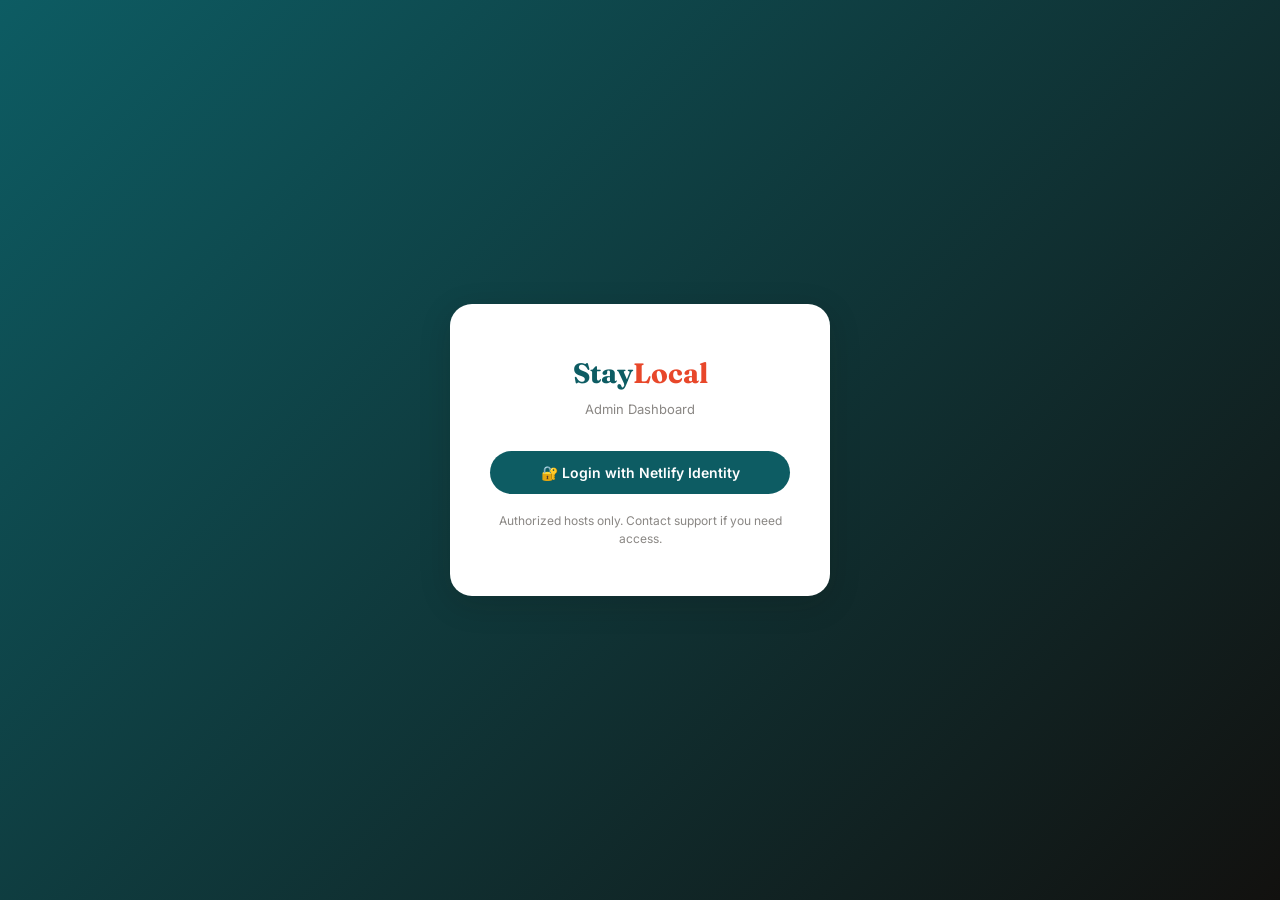
<file: admin/index.html>
<!DOCTYPE html>
<html lang="en">
<head>
<meta charset="UTF-8">
<meta name="viewport" content="width=device-width, initial-scale=1.0">
<title>StayLocal Admin — Login</title>
<link href="https://fonts.googleapis.com/css2?family=Fraunces:wght@400;600;700&family=Inter:wght@400;500;600&display=swap" rel="stylesheet">
<link rel="stylesheet" href="admin-style.css">
<script src="https://identity.netlify.com/v1/netlify-identity-widget.js"></script>
<style>
  body{display:flex;align-items:center;justify-content:center;min-height:100vh;background:linear-gradient(135deg,#0D5C63 0%,#12110F 100%)}
  .login-card{background:var(--white);border-radius:var(--r-lg);box-shadow:var(--shadow-lg);padding:48px 40px;max-width:380px;width:90%;text-align:center}
  .login-logo{font-family:'Fraunces',serif;font-size:28px;font-weight:700;color:var(--teal);margin-bottom:6px}
  .login-logo span{color:var(--coral)}
  .login-sub{font-size:13px;color:var(--ink-lt);margin-bottom:32px}
</style>
</head>
<body>
  <div class="login-card">
    <div class="login-logo">Stay<span>Local</span></div>
    <div class="login-sub">Admin Dashboard</div>
    <button class="btn btn-primary" style="width:100%;justify-content:center;padding:13px" onclick="netlifyIdentity.open('login')">
      🔐 Login with Netlify Identity
    </button>
    <p style="font-size:12px;color:var(--ink-lt);margin-top:18px">Authorized hosts only. Contact support if you need access.</p>
  </div>

<script>
  netlifyIdentity.on('init', user => {
    if (user) window.location.href = 'dashboard.html';
  });
  netlifyIdentity.on('login', user => {
    netlifyIdentity.close();
    window.location.href = 'dashboard.html';
  });
  netlifyIdentity.init();
</script>
</body>
</html>
</file>
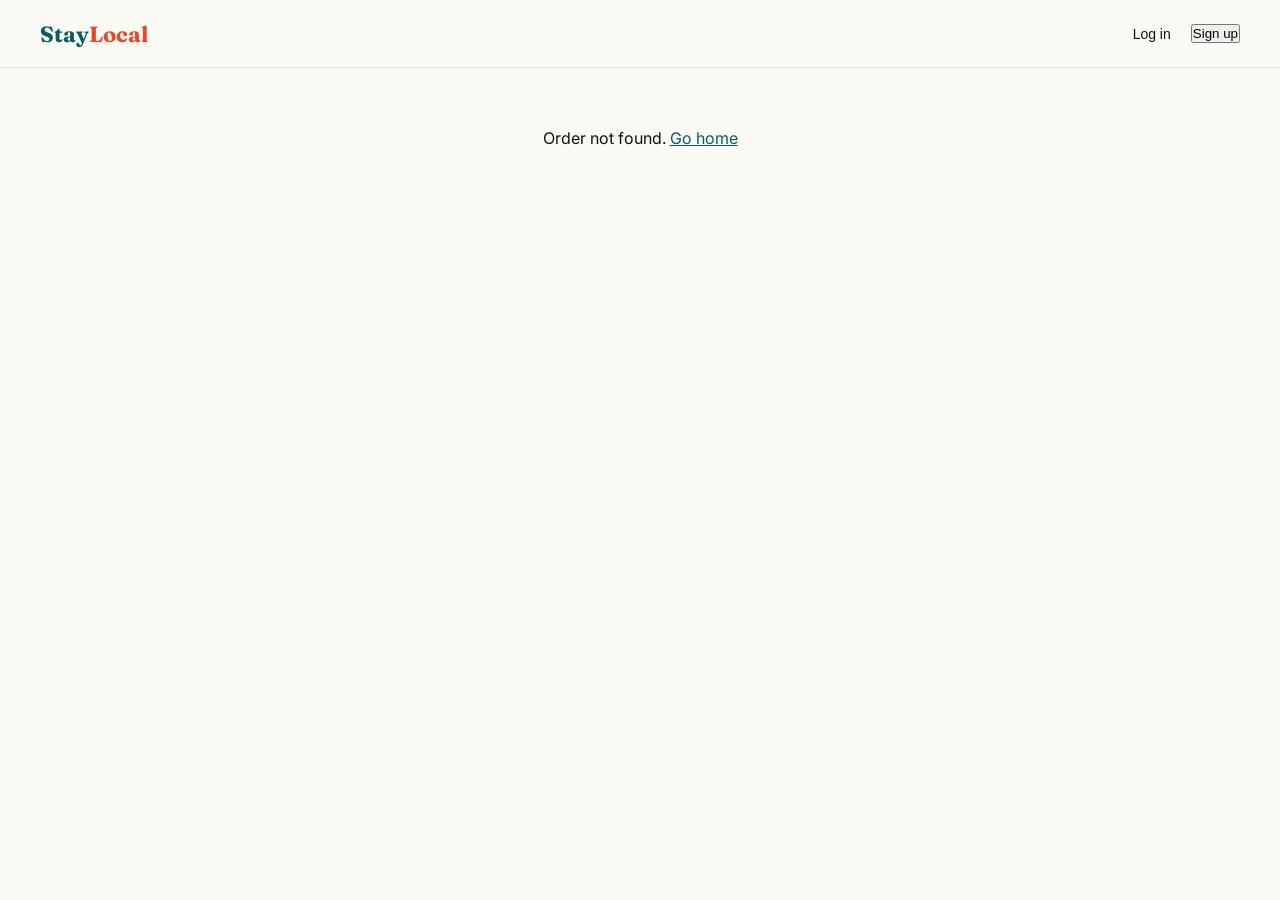
<file: booking-confirm.html>
<!DOCTYPE html>
<html lang="en">
<head>
<meta charset="UTF-8">
<meta name="viewport" content="width=device-width, initial-scale=1.0">
<title>Booking Confirmed — StayLocal</title>
<link href="https://fonts.googleapis.com/css2?family=Fraunces:ital,opsz,wght@0,9..144,300;0,9..144,400;0,9..144,600;1,9..144,300&family=Inter:wght@300;400;500;600&display=swap" rel="stylesheet">
<style>
  *,*::before,*::after{box-sizing:border-box;margin:0;padding:0}
  :root{--teal:#0D5C63;--coral:#E8472A;--cream:#FAFAF5;--ink:#12110F;--ink-lt:#8A8784;--white:#fff;--border:rgba(18,17,15,0.10);--green:#22C55E;}
  body{font-family:'Inter',sans-serif;background:var(--cream);color:var(--ink);-webkit-font-smoothing:antialiased;min-height:100vh;display:flex;flex-direction:column}
  nav{display:flex;align-items:center;justify-content:space-between;padding:0 40px;height:68px;background:rgba(250,250,245,0.95);border-bottom:1px solid var(--border)}
  .nav-logo{font-family:'Fraunces',serif;font-size:22px;font-weight:700;color:var(--teal);text-decoration:none}
  .nav-logo span{color:var(--coral)}
  .wrap{max-width:640px;margin:0 auto;padding:60px 20px;flex:1;text-align:center}
  .confirm-icon{width:72px;height:72px;border-radius:50%;background:rgba(34,197,94,0.12);display:flex;align-items:center;justify-content:center;font-size:32px;margin:0 auto 24px}
  h1{font-family:'Fraunces',serif;font-size:32px;font-weight:400;margin-bottom:8px}
  .subtitle{font-size:15px;color:var(--ink-lt);margin-bottom:36px;line-height:1.6}
  .card{background:var(--white);border-radius:22px;padding:28px;box-shadow:0 2px 16px rgba(18,17,15,0.08);text-align:left;margin-bottom:20px}
  .card h3{font-family:'Fraunces',serif;font-size:18px;font-weight:500;margin-bottom:16px}
  .detail-row{display:flex;justify-content:space-between;font-size:14px;margin-bottom:10px}
  .detail-label{color:var(--ink-lt)}
  .detail-val{font-weight:500;text-align:right}
  .listing-mini{display:flex;gap:14px;padding:16px;background:var(--cream);border-radius:12px;margin-bottom:20px}
  .listing-mini img{width:72px;height:56px;border-radius:8px;object-fit:cover}
  .listing-mini-title{font-family:'Fraunces',serif;font-size:15px;font-weight:500;margin-bottom:3px}
  .listing-mini-loc{font-size:12px;color:var(--ink-lt)}
  .cashback-badge{display:inline-flex;align-items:center;gap:8px;background:rgba(13,92,99,0.08);color:var(--teal);padding:10px 16px;border-radius:100px;font-size:13px;font-weight:600;margin-bottom:20px}
  .status-badge{display:inline-flex;align-items:center;gap:6px;padding:6px 14px;border-radius:100px;font-size:12px;font-weight:600}
  .status-paid{background:rgba(34,197,94,0.12);color:#15803d}
  .status-pending{background:rgba(245,158,11,0.12);color:#92400e}
  .btn{display:inline-flex;align-items:center;gap:8px;padding:13px 28px;border-radius:100px;font-size:14px;font-weight:600;border:none;cursor:pointer;text-decoration:none}
  .btn-primary{background:var(--teal);color:#fff}
  .btn-outline{background:transparent;border:1.5px solid var(--border);color:var(--ink)}
  .actions{display:flex;gap:12px;justify-content:center;flex-wrap:wrap;margin-top:8px}
  .order-id{font-size:12px;color:var(--ink-lt);margin-top:24px}
</style>
</head>
<body>
<nav>
  <a href="index.html" class="nav-logo">Stay<span>Local</span></a>
  <div id="guestNav"></div>
</nav>

<div class="wrap" id="content">
  <div style="padding:60px;color:var(--ink-lt)">Loading…</div>
</div>

<script src="guest-auth.js"></script>
<script>
const NETLIFY_SITE = 'https://staylocalzahra.netlify.app';

function photoUrl(path) {
  if (!path) return 'https://images.unsplash.com/photo-1582268611958-ebfd161ef9cf?w=200&q=70';
  if (path.startsWith('/images/')) return NETLIFY_SITE + path;
  return path;
}

function render() {
  renderGuestNav();
  const params = new URLSearchParams(window.location.search);
  const orderId = params.get('order');
  if (!orderId) {
    document.getElementById('content').innerHTML = '<p>Order not found. <a href="index.html" style="color:var(--teal)">Go home</a></p>';
    return;
  }

  const bookings = getBookings();
  const booking = bookings.find(b => b.id === orderId);
  if (!booking) {
    document.getElementById('content').innerHTML = '<p>Booking not found. <a href="index.html" style="color:var(--teal)">Go home</a></p>';
    return;
  }

  const isPaid = booking.paymentStatus === 'paid';
  const content = document.getElementById('content');
  content.innerHTML = `
    <div class="confirm-icon">${isPaid ? '✅' : '⏳'}</div>
    <h1>${isPaid ? 'You\'re booked!' : 'Payment pending'}</h1>
    <p class="subtitle">${isPaid
      ? 'Your reservation is confirmed. The host will contact you with check-in details.'
      : 'Complete your payment to confirm the booking. Instructions have been sent to your email.'}</p>

    ${booking.cashbackAmt > 0 ? `<div class="cashback-badge">💰 You'll earn ${formatIDR(booking.cashbackAmt)} cashback after your stay</div>` : ''}

    <div class="card">
      <div class="listing-mini">
        <img src="${photoUrl(booking.listingPhoto)}" onerror="this.src='https://images.unsplash.com/photo-1582268611958-ebfd161ef9cf?w=200&q=70'">
        <div>
          <div class="listing-mini-title">${booking.listingTitle}</div>
          <div class="listing-mini-loc">${booking.listingLocation || ''}</div>
        </div>
      </div>
      <div class="detail-row"><span class="detail-label">Check-in</span><span class="detail-val">${formatDate(booking.checkin)}</span></div>
      <div class="detail-row"><span class="detail-label">Check-out</span><span class="detail-val">${formatDate(booking.checkout)}</span></div>
      <div class="detail-row"><span class="detail-label">Nights</span><span class="detail-val">${booking.nights}</span></div>
      <div class="detail-row"><span class="detail-label">Guests</span><span class="detail-val">${booking.guests}</span></div>
      <div class="detail-row"><span class="detail-label">Total paid</span><span class="detail-val" style="font-size:16px;font-weight:700;color:var(--teal)">${formatIDR(booking.totalPrice)}</span></div>
      <div class="detail-row"><span class="detail-label">Status</span><span class="detail-val"><span class="status-badge ${isPaid?'status-paid':'status-pending'}">${isPaid?'✓ Paid':'⏳ Pending'}</span></span></div>
      <div class="detail-row"><span class="detail-label">Payment method</span><span class="detail-val">${booking.paymentMethod?.toUpperCase().replace('_',' ')}</span></div>
    </div>

    <div class="card">
      <h3>Guest details</h3>
      <div class="detail-row"><span class="detail-label">Name</span><span class="detail-val">${booking.guestName}</span></div>
      <div class="detail-row"><span class="detail-label">Email</span><span class="detail-val">${booking.guestEmail}</span></div>
      <div class="detail-row"><span class="detail-label">Phone</span><span class="detail-val">${booking.guestPhone}</span></div>
    </div>

    <div class="actions">
      <a href="trips.html" class="btn btn-primary">🧳 View my trips</a>
      <a href="index.html" class="btn btn-outline">← Back to search</a>
    </div>
    <div class="order-id">Order ID: ${orderId}</div>
  `;
}
render();
</script>
</body>
</html>
</file>
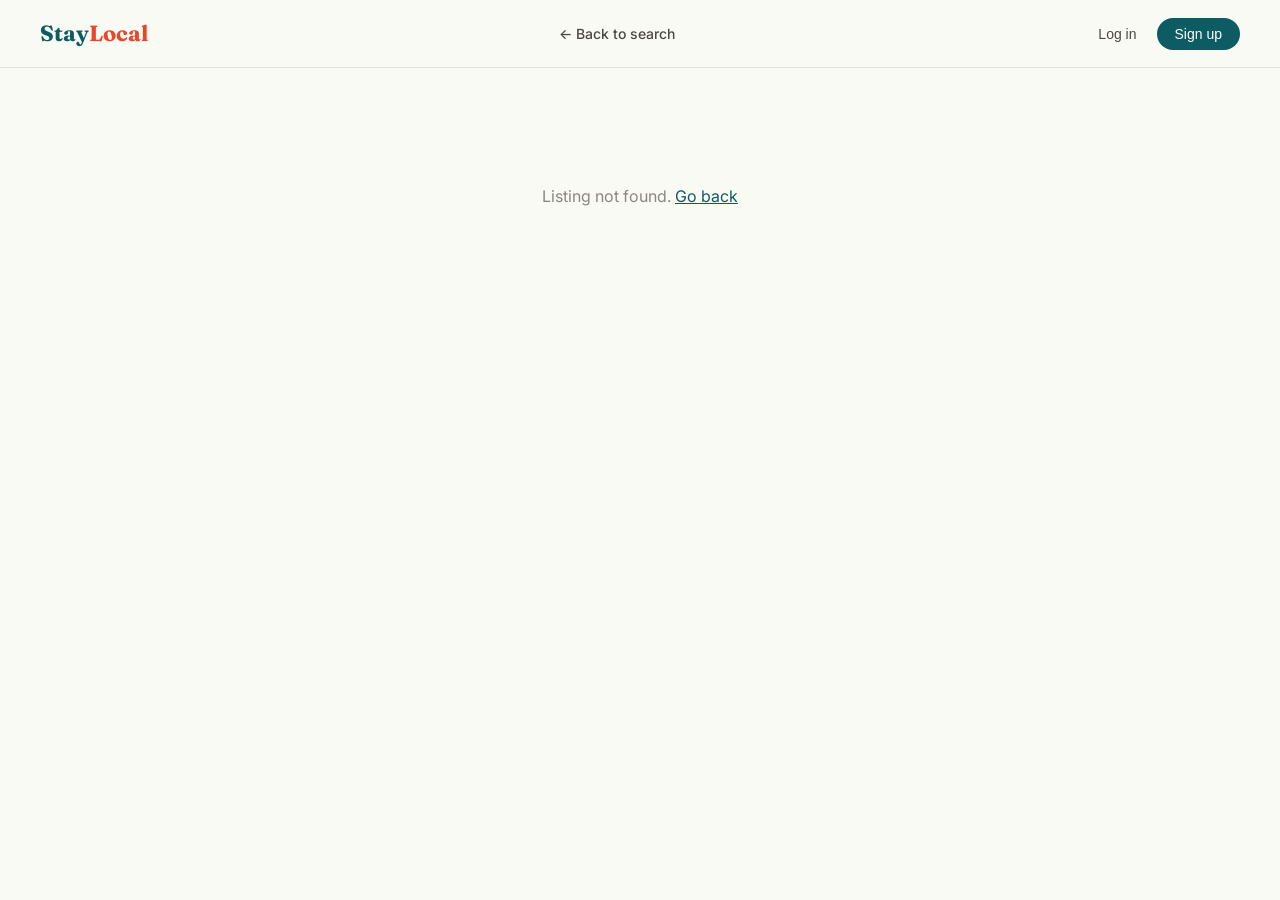
<file: listing.html>
<!DOCTYPE html>
<html lang="en">
<head>
<meta charset="UTF-8">
<meta name="viewport" content="width=device-width, initial-scale=1.0">
<title>Listing — StayLocal</title>
<link rel="preconnect" href="https://fonts.googleapis.com">
<link href="https://fonts.googleapis.com/css2?family=Fraunces:ital,opsz,wght@0,9..144,300;0,9..144,400;0,9..144,600;0,9..144,700;1,9..144,300;1,9..144,400&family=Inter:wght@300;400;500;600&display=swap" rel="stylesheet">
<style>
  *,*::before,*::after{box-sizing:border-box;margin:0;padding:0}
  :root{
    --teal:#0D5C63;--teal-lt:#1A8A94;--sand:#F5E6C8;--coral:#E8472A;--coral-dk:#C33820;
    --cream:#FAFAF5;--ink:#12110F;--ink-mid:#4A4844;--ink-lt:#8A8784;--white:#FFFFFF;
    --border:rgba(18,17,15,0.10);--shadow-card:0 2px 16px rgba(18,17,15,0.10);
    --shadow-hover:0 8px 32px rgba(18,17,15,0.16);--r-sm:8px;--r-md:14px;--r-lg:22px;--r-pill:100px;
  }
  body{font-family:'Inter',sans-serif;background:var(--cream);color:var(--ink);line-height:1.5;-webkit-font-smoothing:antialiased}
  a{color:inherit}

  nav{position:fixed;top:0;left:0;right:0;z-index:100;display:flex;align-items:center;justify-content:space-between;padding:0 40px;height:68px;background:rgba(250,250,245,0.95);backdrop-filter:blur(12px);border-bottom:1px solid var(--border)}
  .nav-logo{font-family:'Fraunces',serif;font-size:22px;font-weight:700;color:var(--teal);text-decoration:none}
  .nav-logo span{color:var(--coral)}
  .back-link{display:flex;align-items:center;gap:6px;font-size:14px;font-weight:500;text-decoration:none;color:var(--ink-mid)}

  .wrap{max-width:1040px;margin:0 auto;padding:104px 40px 80px}

  .gallery{display:grid;grid-template-columns:2fr 1fr 1fr;grid-template-rows:1fr 1fr;gap:8px;height:420px;border-radius:var(--r-lg);overflow:hidden;margin-bottom:32px}
  .gallery img{width:100%;height:100%;object-fit:cover;display:block;cursor:pointer}
  .gallery > div:first-child{grid-row:1/3}

  .cat-filter{display:flex;gap:8px;margin-bottom:14px;flex-wrap:wrap}
  .cat-btn{padding:7px 16px;border-radius:var(--r-pill);border:1.5px solid var(--border);font-size:13px;font-weight:500;cursor:pointer;background:var(--white);text-transform:capitalize}
  .cat-btn.active{border-color:var(--teal);background:var(--teal);color:var(--white)}

  .listing-header{display:flex;justify-content:space-between;align-items:flex-start;margin-bottom:24px;gap:20px}
  .listing-title{font-family:'Fraunces',serif;font-size:32px;font-weight:400;letter-spacing:-0.5px;margin-bottom:6px}
  .listing-meta{font-size:14px;color:var(--ink-lt)}
  .listing-rating{font-size:15px;font-weight:600;white-space:nowrap}
  .star{color:var(--coral)}

  .layout{display:grid;grid-template-columns:1.6fr 1fr;gap:48px;align-items:start}
  .section{padding:28px 0;border-bottom:1px solid var(--border)}
  .section h3{font-family:'Fraunces',serif;font-size:20px;font-weight:500;margin-bottom:16px}
  .desc-text{font-size:15px;color:var(--ink-mid);line-height:1.7}

  .amenity-grid{display:grid;grid-template-columns:1fr 1fr;gap:14px}
  .amenity-item{display:flex;align-items:center;gap:10px;font-size:14px}
  .amenity-icon{width:28px;height:28px;background:rgba(13,92,99,0.08);border-radius:50%;display:flex;align-items:center;justify-content:center;font-size:13px}

  .map-box{position:relative;height:220px;border-radius:var(--r-md);overflow:hidden;background:#e8e4d8}
  .map-box img{width:100%;height:100%;object-fit:cover;opacity:0.85}
  .map-radius-label{position:absolute;bottom:12px;left:12px;background:rgba(255,255,255,0.95);padding:8px 14px;border-radius:var(--r-sm);font-size:12px;font-weight:600;box-shadow:var(--shadow-card)}
  .map-note{font-size:12px;color:var(--ink-lt);margin-top:10px}

  /* Calendar */
  .cal-header{display:flex;align-items:center;justify-content:space-between;margin-bottom:14px}
  .cal-nav{display:flex;gap:8px;align-items:center}
  .cal-nav button{width:30px;height:30px;border-radius:50%;border:1px solid var(--border);background:var(--white);cursor:pointer}
  .cal-month-label{font-weight:600;font-size:14px;min-width:130px;text-align:center}
  .cal-grid{display:grid;grid-template-columns:repeat(7,1fr);gap:5px}
  .cal-dow{text-align:center;font-size:10px;color:var(--ink-lt);text-transform:uppercase;padding-bottom:4px}
  .cal-day{aspect-ratio:1;display:flex;align-items:center;justify-content:center;border-radius:6px;font-size:12px;background:#f5f5f0;position:relative}
  .cal-day.empty{visibility:hidden}
  .cal-day.past{color:var(--ink-lt);background:transparent}
  .cal-day.available{background:rgba(34,197,94,0.12);color:#15803d}
  .cal-day.unavailable{background:rgba(239,68,68,0.1);color:#b91c1c;text-decoration:line-through}
  .cal-day.promo{background:rgba(232,71,42,0.16);color:var(--coral-dk);font-weight:600}
  .cal-legend{display:flex;gap:14px;margin-top:12px;flex-wrap:wrap}
  .cal-legend-item{display:flex;align-items:center;gap:5px;font-size:11px;color:var(--ink-mid)}
  .cal-dot{width:9px;height:9px;border-radius:3px}

  /* Booking widget */
  .booking-card{background:var(--white);border-radius:var(--r-lg);box-shadow:var(--shadow-hover);padding:24px;position:sticky;top:90px}
  .price-row{display:flex;align-items:baseline;gap:10px;margin-bottom:4px}
  .price-strike{font-size:16px;color:var(--ink-lt);text-decoration:line-through}
  .price-now{font-size:24px;font-weight:600;color:var(--ink)}
  .price-unit{font-size:13px;color:var(--ink-lt)}
  .promo-badge{display:inline-flex;align-items:center;gap:5px;background:rgba(232,71,42,0.1);color:var(--coral-dk);font-size:12px;font-weight:600;padding:4px 10px;border-radius:var(--r-pill);margin-bottom:16px}

  .date-inputs{display:grid;grid-template-columns:1fr 1fr;gap:0;border:1.5px solid var(--border);border-radius:var(--r-sm);overflow:hidden;margin-bottom:14px}
  .date-input{padding:10px 14px;border-right:1px solid var(--border)}
  .date-input:last-child{border-right:none}
  .date-input label{font-size:10px;text-transform:uppercase;color:var(--ink-lt);font-weight:600;display:block;margin-bottom:2px}
  .date-input input{border:none;font-size:13px;font-family:inherit;width:100%;outline:none}

  .guest-select{display:flex;align-items:center;justify-content:space-between;border:1.5px solid var(--border);border-radius:var(--r-sm);padding:10px 14px;margin-bottom:18px}
  .stepper{display:flex;align-items:center;gap:14px}
  .stepper button{width:26px;height:26px;border-radius:50%;border:1px solid var(--border);background:var(--white);cursor:pointer}

  .summary-line{display:flex;justify-content:space-between;font-size:14px;margin-bottom:8px;color:var(--ink-mid)}
  .summary-total{display:flex;justify-content:space-between;font-size:16px;font-weight:600;padding-top:12px;border-top:1px solid var(--border);margin-top:8px}
  .cashback-note{display:flex;align-items:center;gap:8px;background:rgba(13,92,99,0.06);border-radius:var(--r-sm);padding:10px 14px;margin-top:14px;font-size:13px;color:var(--teal)}

  .btn-book{width:100%;padding:14px;background:var(--coral);color:var(--white);border:none;border-radius:var(--r-pill);font-size:15px;font-weight:600;cursor:pointer;margin-top:16px}
  .btn-book:hover{background:var(--coral-dk)}

  @media (max-width:900px){
    .layout{grid-template-columns:1fr}
    .gallery{height:auto;grid-template-rows:repeat(3,140px);grid-template-columns:1fr 1fr}
    .gallery>div:first-child{grid-row:1;grid-column:1/3;height:200px}
    .wrap{padding:88px 18px 60px}
    .amenity-grid{grid-template-columns:1fr}
    .booking-card{position:static}
  }
</style>
</head>
<body>
<nav>
  <a href="index.html" class="nav-logo">Stay<span>Local</span></a>
  <a href="index.html" class="back-link">← Back to search</a>
</nav>

<div class="wrap" id="content">
  <div style="text-align:center;padding:80px;color:var(--ink-lt)">Loading listing…</div>
</div>

<script>
const NETLIFY_SITE = 'https://staylocalzahra.netlify.app';
const GITHUB_REPO = 'Ryuga1981/Staylocal';

function parseFrontmatter(text){
  const match = text.match(/^---\n([\s\S]*?)\n---\n?([\s\S]*)$/);
  if (!match) return { _body: text };
  const yamlBlock = match[1];
  const body = match[2] || '';
  const obj = { _body: body.trim() };
  const lines = yamlBlock.split('\n');
  let i = 0;
  while (i < lines.length){
    const line = lines[i];
    const kv = line.match(/^([a-zA-Z0-9_]+):\s*(.*)$/);
    if (!kv){ i++; continue; }
    const key = kv[1];
    let val = kv[2].trim();
    if (val === ''){
      const blockLines = [];
      let j = i+1;
      while (j < lines.length && /^\s+/.test(lines[j])){ blockLines.push(lines[j]); j++; }
      obj[key] = parseYamlBlock(blockLines);
      i = j; continue;
    }
    if (val.startsWith('[') && val.endsWith(']')){
      obj[key] = val.slice(1,-1).split(',').map(s=>s.trim().replace(/^["']|["']$/g,'')).filter(Boolean);
    } else if (val === 'true') obj[key] = true;
    else if (val === 'false') obj[key] = false;
    else if (!isNaN(val) && val !== '') obj[key] = Number(val);
    else obj[key] = val.replace(/^["']|["']$/g,'');
    i++;
  }
  return obj;
}
function parseYamlBlock(lines){
  const items = []; let current = null;
  lines.forEach(raw => {
    const line = raw.replace(/^\s+/, '');
    if (line.startsWith('- ')){
      if (current) items.push(current);
      current = {};
      const rest = line.slice(2);
      const kv = rest.match(/^([a-zA-Z0-9_]+):\s*(.*)$/);
      if (kv) current[kv[1]] = coerce(kv[2]);
      else if (rest.trim()){ items.push(coerce(rest.trim())); current = null; }
    } else if (current){
      const kv = line.match(/^([a-zA-Z0-9_]+):\s*(.*)$/);
      if (kv) current[kv[1]] = coerce(kv[2]);
    }
  });
  if (current) items.push(current);
  return items;
}
function coerce(val){
  val = val.trim();
  if (val === 'true') return true;
  if (val === 'false') return false;
  if (!isNaN(val) && val !== '') return Number(val);
  return val.replace(/^["']|["']$/g,'');
}
function photoUrl(path){
  if (!path) return 'https://images.unsplash.com/photo-1582268611958-ebfd161ef9cf?w=800&q=80';
  if (path.startsWith('/images/')) return NETLIFY_SITE + path;
  return path;
}
function formatIDR(n){ return 'Rp ' + Math.round(n||0).toLocaleString('id-ID'); }

const AMENITY_ICONS = {
  'Pool':'🏊','WiFi':'📶','Kitchen':'🍳','Air Conditioning':'❄️','Free Parking':'🚗',
  'Gym':'🏋️','BBQ Area':'🍖','Washer':'🧺','TV':'📺','Workspace':'💻',
  'Hot Tub':'🛁','Sea View':'🌊','Garden':'🌿','Pet Friendly':'🐾','Breakfast Included':'🥐'
};

let listing = null;
let photoCategory = 'all';
let calYear, calMonth;
let stayDates = { checkin:null, checkout:null };
let guestCount = 2;

async function loadListing(){
  const params = new URLSearchParams(window.location.search);
  const file = params.get('file');
  const content = document.getElementById('content');
  try {
    const res = await fetch(`https://api.github.com/repos/${GITHUB_REPO}/contents/_listings/${file}`);
    const meta = await res.json();
    const r = await fetch(meta.download_url);
    const text = await r.text();
    listing = parseFrontmatter(text);
    listing.photos = listing.photos || [];
    listing.amenities = listing.amenities || [];
    listing.promotions = listing.promotions || [];
    listing.blockedDates = listing.blockedDates || [];
    listing.bookedDates = listing.bookedDates || [];
    render();
  } catch(e){
    content.innerHTML = `<div style="text-align:center;padding:80px;color:var(--ink-lt)">Listing not found. <a href="index.html" style="color:var(--teal)">Go back</a></div>`;
  }
}

function getActivePromo(dateStr){
  return listing.promotions.find(p => dateStr >= p.start && dateStr <= p.end);
}
function todayStr(){ return new Date().toISOString().slice(0,10); }

function currentPricing(){
  const today = todayStr();
  const promo = getActivePromo(today);
  const base = Number(listing.price)||0;
  if (promo && promo.discountPercent){
    const discounted = base * (1 - promo.discountPercent/100);
    return { base, discounted, promo };
  }
  return { base, discounted: base, promo: null };
}

function render(){
  const pricing = currentPricing();
  const photos = listing.photos.length ? listing.photos : [{url:null,category:'outdoor'}];
  const cats = ['all', ...new Set(listing.photos.map(p=>p.category))];

  document.getElementById('content').innerHTML = `
    <div class="gallery" id="galleryGrid"></div>

    ${cats.length>1 ? `<div class="cat-filter" id="catFilter"></div>` : ''}

    <div class="listing-header">
      <div>
        <div class="listing-title">${listing.title}</div>
        <div class="listing-meta">${listing.region || listing.location || ''} · ${listing.bedrooms||'?'} bedrooms · ${listing.bathrooms||'?'} baths · up to ${listing.guests||'?'} guests</div>
      </div>
      <div class="listing-rating"><span class="star">★</span> ${listing.rating || 'New'}</div>
    </div>

    <div class="layout">
      <div>
        <div class="section">
          <h3>About this place</h3>
          <p class="desc-text">${listing.description || listing._body || 'No description provided yet.'}</p>
        </div>

        <div class="section">
          <h3>Amenities</h3>
          <div class="amenity-grid">
            ${listing.amenities.length ? listing.amenities.map(a => `
              <div class="amenity-item"><div class="amenity-icon">${AMENITY_ICONS[a]||'✓'}</div>${a}</div>
            `).join('') : '<span style="color:var(--ink-lt);font-size:14px">No amenities listed</span>'}
          </div>
        </div>

        <div class="section">
          <h3>Location</h3>
          <div class="map-box">
            <img src="https://images.unsplash.com/photo-1524661135-423995f22d0b?w=900&q=70" alt="Map area">
            <div class="map-radius-label">📍 ${listing.region || listing.location || 'Southeast Asia'}</div>
          </div>
          <p class="map-note">Exact address shared only after booking is confirmed. Shown area reflects a ~1km radius around the property for guest privacy.</p>
        </div>

        <div class="section" style="border-bottom:none">
          <h3>Availability</h3>
          <div class="cal-header">
            <div class="cal-nav">
              <button onclick="changeMonth(-1)">←</button>
              <div class="cal-month-label" id="monthLabel"></div>
              <button onclick="changeMonth(1)">→</button>
            </div>
          </div>
          <div class="cal-grid" id="calDow"></div>
          <div class="cal-grid" id="calGrid" style="margin-top:5px"></div>
          <div class="cal-legend">
            <div class="cal-legend-item"><div class="cal-dot" style="background:rgba(34,197,94,0.4)"></div>Available</div>
            <div class="cal-legend-item"><div class="cal-dot" style="background:rgba(239,68,68,0.3)"></div>Unavailable</div>
            <div class="cal-legend-item"><div class="cal-dot" style="background:rgba(232,71,42,0.4)"></div>Promotion</div>
          </div>
        </div>
      </div>

      <div class="booking-card">
        ${pricing.promo ? `<div class="promo-badge">🏷️ ${pricing.promo.discountPercent}% off · limited dates</div>` : ''}
        <div class="price-row">
          ${pricing.promo ? `<span class="price-strike">${formatIDR(pricing.base)}</span>` : ''}
          <span class="price-now">${formatIDR(pricing.discounted)}</span>
        </div>
        <div class="price-unit" style="margin-bottom:18px">per night</div>

        <div class="date-inputs">
          <div class="date-input"><label>Check-in</label><input type="date" id="checkinInput"></div>
          <div class="date-input"><label>Check-out</label><input type="date" id="checkoutInput"></div>
        </div>

        <div class="guest-select">
          <span style="font-size:13px;font-weight:500">Guests</span>
          <div class="stepper">
            <button onclick="changeGuests(-1)">−</button>
            <span id="guestCountLabel">${guestCount}</span>
            <button onclick="changeGuests(1)">+</button>
          </div>
        </div>

        <div id="summaryBox"></div>

        <button class="btn-book" onclick="bookNow()">Reserve</button>
      </div>
    </div>
  `;

  renderGallery(photos);
  if (cats.length > 1) renderCatFilter(cats);
  renderDow();
  const today = new Date();
  calYear = today.getFullYear(); calMonth = today.getMonth();
  renderCalendar();
  updateSummary();

  document.getElementById('checkinInput').addEventListener('change', updateSummary);
  document.getElementById('checkoutInput').addEventListener('change', updateSummary);
}

function renderGallery(photos){
  const grid = document.getElementById('galleryGrid');
  const shown = photos.slice(0,5);
  while (shown.length < 3) shown.push(shown[0]);
  grid.innerHTML = shown.map(p => `<div><img src="${photoUrl(p.url)}" onerror="this.src='https://images.unsplash.com/photo-1582268611958-ebfd161ef9cf?w=800&q=80'"></div>`).join('');
}

function renderCatFilter(cats){
  const el = document.getElementById('catFilter');
  el.innerHTML = cats.map(c => `<button class="cat-btn ${c===photoCategory?'active':''}" data-cat="${c}">${c}</button>`).join('');
  el.querySelectorAll('.cat-btn').forEach(btn => {
    btn.addEventListener('click', () => {
      photoCategory = btn.dataset.cat;
      const filtered = photoCategory === 'all' ? listing.photos : listing.photos.filter(p=>p.category===photoCategory);
      renderGallery(filtered.length ? filtered : listing.photos);
      renderCatFilter(cats);
    });
  });
}

function renderDow(){
  const dow = document.getElementById('calDow');
  dow.innerHTML = ['S','M','T','W','T','F','S'].map(d=>`<div class="cal-dow">${d}</div>`).join('');
}

function dateKey(y,m,d){ return `${y}-${String(m+1).padStart(2,'0')}-${String(d).padStart(2,'0')}`; }

function renderCalendar(){
  document.getElementById('monthLabel').textContent = new Date(calYear,calMonth).toLocaleDateString('en-US',{month:'long',year:'numeric'});
  const grid = document.getElementById('calGrid');
  grid.innerHTML = '';
  const firstDay = new Date(calYear,calMonth,1).getDay();
  const daysInMonth = new Date(calYear,calMonth+1,0).getDate();
  const today = todayStr();

  for (let i=0;i<firstDay;i++) grid.innerHTML += '<div class="cal-day empty"></div>';
  for (let d=1; d<=daysInMonth; d++){
    const key = dateKey(calYear,calMonth,d);
    let cls = 'available';
    if (key < today) cls = 'past';
    else if (listing.bookedDates.includes(key) || listing.blockedDates.includes(key)) cls = 'unavailable';
    else if (getActivePromo(key)) cls = 'promo';
    grid.innerHTML += `<div class="cal-day ${cls}">${d}</div>`;
  }
}
function changeMonth(delta){
  calMonth += delta;
  if (calMonth<0){calMonth=11;calYear--;}
  if (calMonth>11){calMonth=0;calYear++;}
  renderCalendar();
}

function changeGuests(delta){
  guestCount = Math.max(1, Math.min(listing.guests||10, guestCount+delta));
  document.getElementById('guestCountLabel').textContent = guestCount;
}

function nightsBetween(a,b){
  const ms = new Date(b) - new Date(a);
  return Math.max(0, Math.round(ms / 86400000));
}

function updateSummary(){
  const checkin = document.getElementById('checkinInput').value;
  const checkout = document.getElementById('checkoutInput').value;
  const box = document.getElementById('summaryBox');
  if (!checkin || !checkout || checkout <= checkin){
    box.innerHTML = `<p style="font-size:12px;color:var(--ink-lt);margin-top:4px">Select your dates to see the total price.</p>`;
    return;
  }
  const nights = nightsBetween(checkin, checkout);
  const promo = getActivePromo(checkin);
  const base = Number(listing.price)||0;
  const nightly = promo && promo.discountPercent ? base * (1 - promo.discountPercent/100) : base;
  const subtotal = nightly * nights;
  const cashbackPct = promo ? (promo.cashbackPercent||0) : 0;
  const cashbackAmt = subtotal * (cashbackPct/100);

  box.innerHTML = `
    <div class="summary-line"><span>${formatIDR(nightly)} × ${nights} night${nights>1?'s':''}</span><span>${formatIDR(subtotal)}</span></div>
    <div class="summary-total"><span>Subtotal</span><span>${formatIDR(subtotal)}</span></div>
    ${cashbackPct ? `<div class="cashback-note">💰 You'll earn <strong>${cashbackPct}% cashback</strong> (≈ ${formatIDR(cashbackAmt)}) after this stay</div>` : ''}
  `;
}

function bookNow(){
  const checkin = document.getElementById('checkinInput').value;
  const checkout = document.getElementById('checkoutInput').value;
  if (!checkin || !checkout) return alert('Please select your check-in and check-out dates.');
  if (checkout <= checkin) return alert('Check-out must be after check-in.');

  // Check dates not blocked
  const cIn = checkin, cOut = checkout;
  const blocked = (listing.blockedDates||[]).concat(listing.bookedDates||[]);
  let d = new Date(cIn);
  while (d < new Date(cOut)) {
    const key = d.toISOString().slice(0,10);
    if (blocked.includes(key)) return alert('Sorry, some of your selected dates are not available. Please choose different dates.');
    d.setDate(d.getDate()+1);
  }

  const params = new URLSearchParams({
    file: new URLSearchParams(window.location.search).get('file'),
    checkin, checkout,
    guests: guestCount,
  });
  window.location.href = 'booking.html?' + params.toString();
}

loadListing();
</script>
<script src="guest-auth.js"></script>
<script>
// Add guest nav to listing page
document.querySelector('nav').insertAdjacentHTML('beforeend', '<div id="guestNav"></div>');
// Add CSS for auth buttons
const s = document.createElement('style');
s.textContent = `.btn-auth-signup{padding:8px 18px;background:var(--teal);color:#fff;border:none;border-radius:var(--r-pill,100px);font-size:14px;font-weight:500;cursor:pointer}`;
document.head.appendChild(s);
renderGuestNav();
</script>
</body>
</html>
</file>
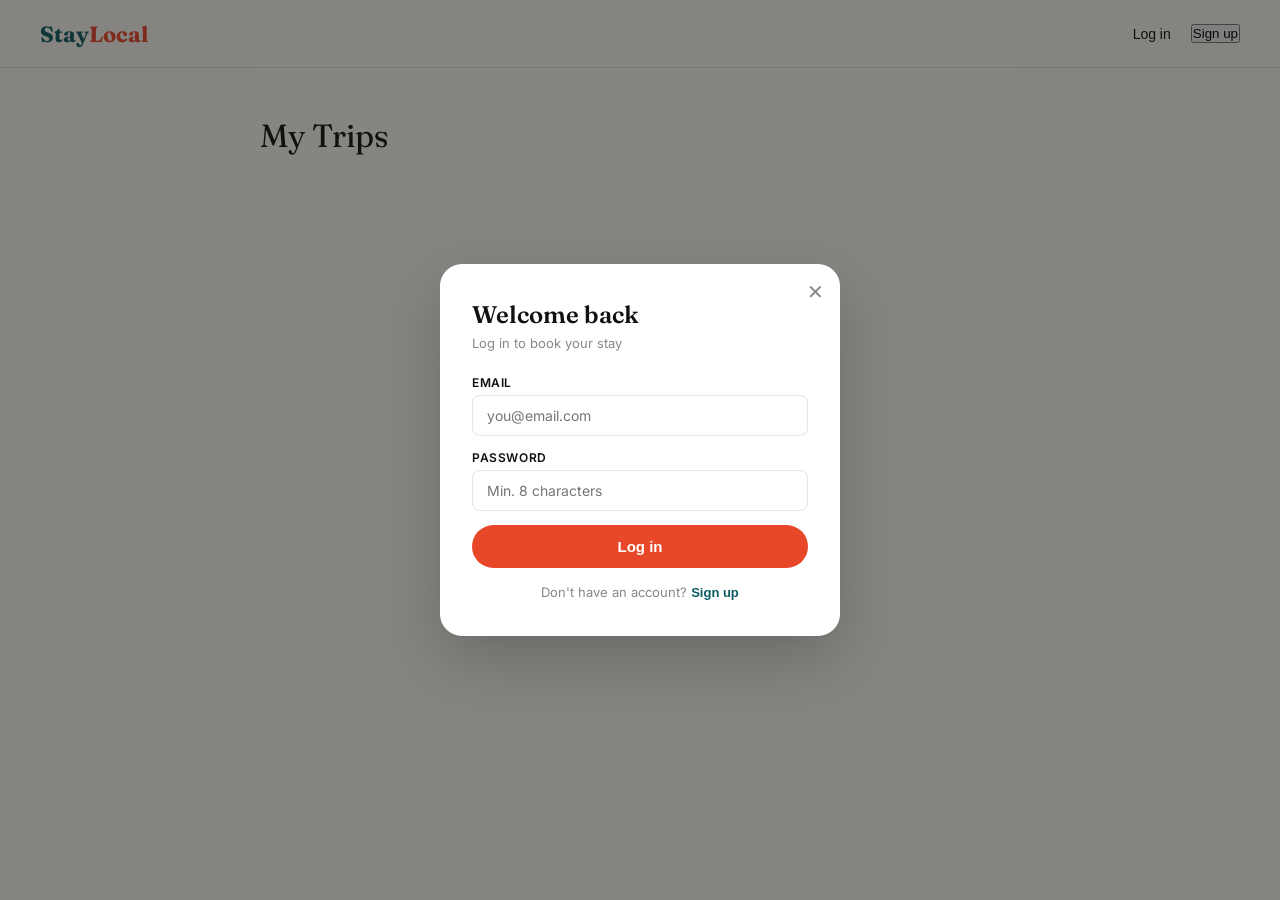
<file: trips.html>
<!DOCTYPE html>
<html lang="en">
<head>
<meta charset="UTF-8">
<meta name="viewport" content="width=device-width, initial-scale=1.0">
<title>My Trips — StayLocal</title>
<link href="https://fonts.googleapis.com/css2?family=Fraunces:ital,opsz,wght@0,9..144,300;0,9..144,400;0,9..144,600;1,9..144,300&family=Inter:wght@300;400;500;600&display=swap" rel="stylesheet">
<style>
  *,*::before,*::after{box-sizing:border-box;margin:0;padding:0}
  :root{--teal:#0D5C63;--coral:#E8472A;--cream:#FAFAF5;--ink:#12110F;--ink-lt:#8A8784;--white:#fff;--border:rgba(18,17,15,0.10);--green:#22C55E;}
  body{font-family:'Inter',sans-serif;background:var(--cream);color:var(--ink);-webkit-font-smoothing:antialiased}
  nav{position:sticky;top:0;z-index:100;display:flex;align-items:center;justify-content:space-between;padding:0 40px;height:68px;background:rgba(250,250,245,0.95);backdrop-filter:blur(12px);border-bottom:1px solid var(--border)}
  .nav-logo{font-family:'Fraunces',serif;font-size:22px;font-weight:700;color:var(--teal);text-decoration:none}
  .nav-logo span{color:var(--coral)}
  .wrap{max-width:800px;margin:0 auto;padding:48px 20px 80px}
  h1{font-family:'Fraunces',serif;font-size:32px;font-weight:400;margin-bottom:28px}
  .trip-card{background:var(--white);border-radius:18px;overflow:hidden;box-shadow:0 2px 16px rgba(18,17,15,0.08);margin-bottom:20px;display:flex}
  .trip-photo{width:160px;flex-shrink:0}
  .trip-photo img{width:100%;height:100%;object-fit:cover;display:block}
  .trip-body{padding:20px 24px;flex:1}
  .trip-status{display:inline-flex;align-items:center;gap:5px;font-size:11px;font-weight:600;padding:4px 10px;border-radius:100px;margin-bottom:10px}
  .status-paid{background:rgba(34,197,94,0.12);color:#15803d}
  .status-pending{background:rgba(245,158,11,0.12);color:#92400e}
  .status-upcoming{background:rgba(13,92,99,0.1);color:var(--teal)}
  .trip-title{font-family:'Fraunces',serif;font-size:18px;font-weight:500;margin-bottom:4px}
  .trip-loc{font-size:13px;color:var(--ink-lt);margin-bottom:10px}
  .trip-dates{font-size:13px;color:var(--ink-lt)}
  .trip-price{font-size:16px;font-weight:600;color:var(--teal);margin-top:8px}
  .cashback-tag{font-size:12px;color:var(--teal);background:rgba(13,92,99,0.08);padding:4px 10px;border-radius:100px;display:inline-block;margin-top:6px}
  .empty{text-align:center;padding:80px 20px;color:var(--ink-lt)}
  .empty-icon{font-size:48px;margin-bottom:12px}
  .btn{display:inline-flex;align-items:center;padding:12px 24px;border-radius:100px;font-size:14px;font-weight:600;border:none;cursor:pointer;text-decoration:none;margin-top:16px}
  .btn-primary{background:var(--teal);color:#fff}
  @media(max-width:600px){
    .trip-card{flex-direction:column}
    .trip-photo{width:100%;height:180px}
    nav{padding:0 16px}
    .wrap{padding:32px 16px 60px}
  }
</style>
</head>
<body>
<nav>
  <a href="index.html" class="nav-logo">Stay<span>Local</span></a>
  <div id="guestNav"></div>
</nav>

<div class="wrap">
  <h1>My Trips</h1>
  <div id="tripsList"></div>
</div>

<script src="guest-auth.js"></script>
<script>
const NETLIFY_SITE = 'https://staylocalzahra.netlify.app';

function photoUrl(path) {
  if (!path) return 'https://images.unsplash.com/photo-1582268611958-ebfd161ef9cf?w=400&q=70';
  if (path.startsWith('/images/')) return NETLIFY_SITE + path;
  return path;
}

function render() {
  renderGuestNav();
  if (!isLoggedIn()) {
    requireGuestLogin().then(render);
    return;
  }
  const bookings = getBookings();
  const list = document.getElementById('tripsList');
  if (!bookings.length) {
    list.innerHTML = `
      <div class="empty">
        <div class="empty-icon">🧳</div>
        <div style="font-size:16px;font-weight:500;margin-bottom:6px">No trips yet</div>
        <div style="font-size:14px">Time to plan your next adventure in Southeast Asia!</div>
        <a href="index.html" class="btn btn-primary" style="margin-top:20px">Start exploring</a>
      </div>`;
    return;
  }
  const today = new Date().toISOString().slice(0,10);
  list.innerHTML = bookings.map(b => {
    let statusClass = 'status-paid', statusLabel = '✓ Paid';
    if (b.paymentStatus === 'pending') { statusClass = 'status-pending'; statusLabel = '⏳ Pending payment'; }
    else if (b.checkin > today) { statusClass = 'status-upcoming'; statusLabel = '📅 Upcoming'; }
    return `
      <div class="trip-card">
        <div class="trip-photo"><img src="${photoUrl(b.listingPhoto)}" onerror="this.src='https://images.unsplash.com/photo-1582268611958-ebfd161ef9cf?w=300&q=70'"></div>
        <div class="trip-body">
          <span class="trip-status ${statusClass}">${statusLabel}</span>
          <div class="trip-title">${b.listingTitle}</div>
          <div class="trip-loc">📍 ${b.listingLocation || ''}</div>
          <div class="trip-dates">${formatDate(b.checkin)} → ${formatDate(b.checkout)} · ${b.nights} night${b.nights>1?'s':''} · ${b.guests} guest${b.guests>1?'s':''}</div>
          <div class="trip-price">${formatIDR(b.totalPrice)}</div>
          ${b.cashbackAmt > 0 ? `<div class="cashback-tag">💰 ${formatIDR(b.cashbackAmt)} cashback pending</div>` : ''}
        </div>
      </div>`;
  }).join('');
}
render();
</script>
</body>
</html>
</file>
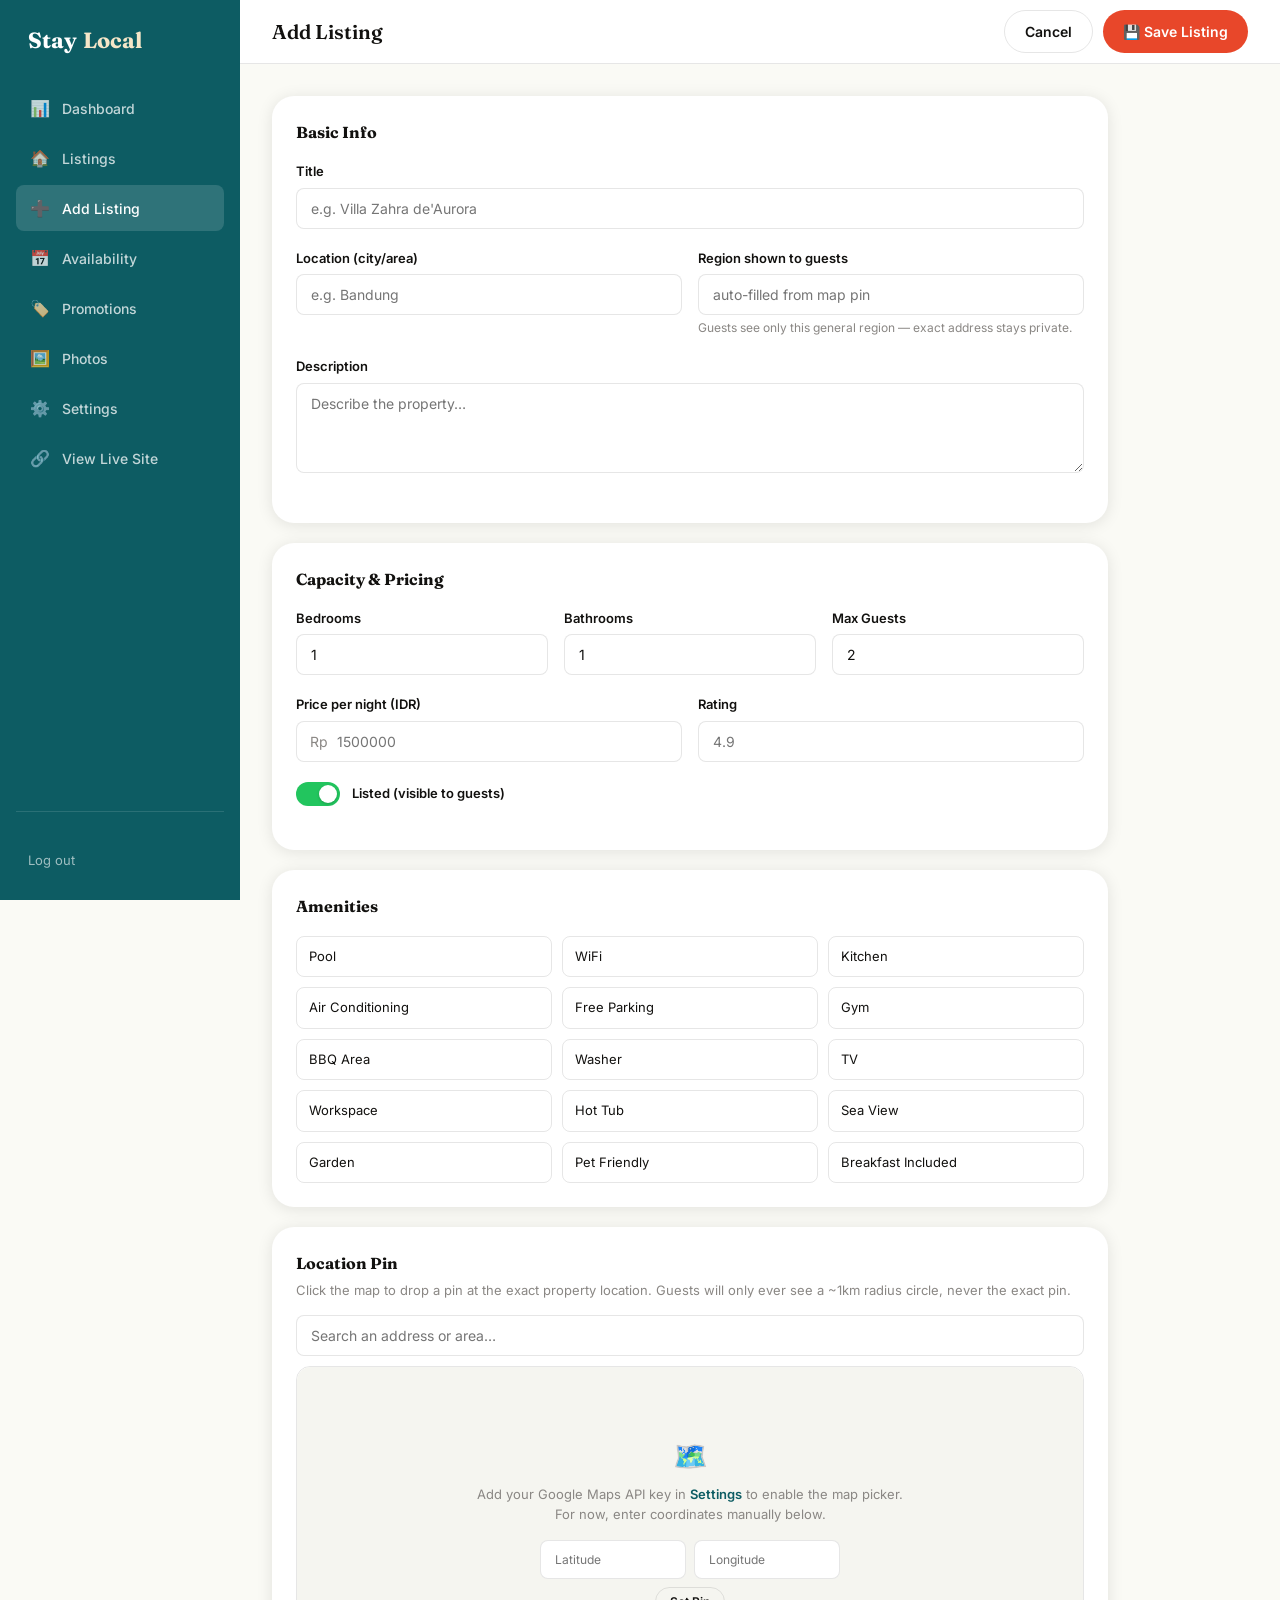
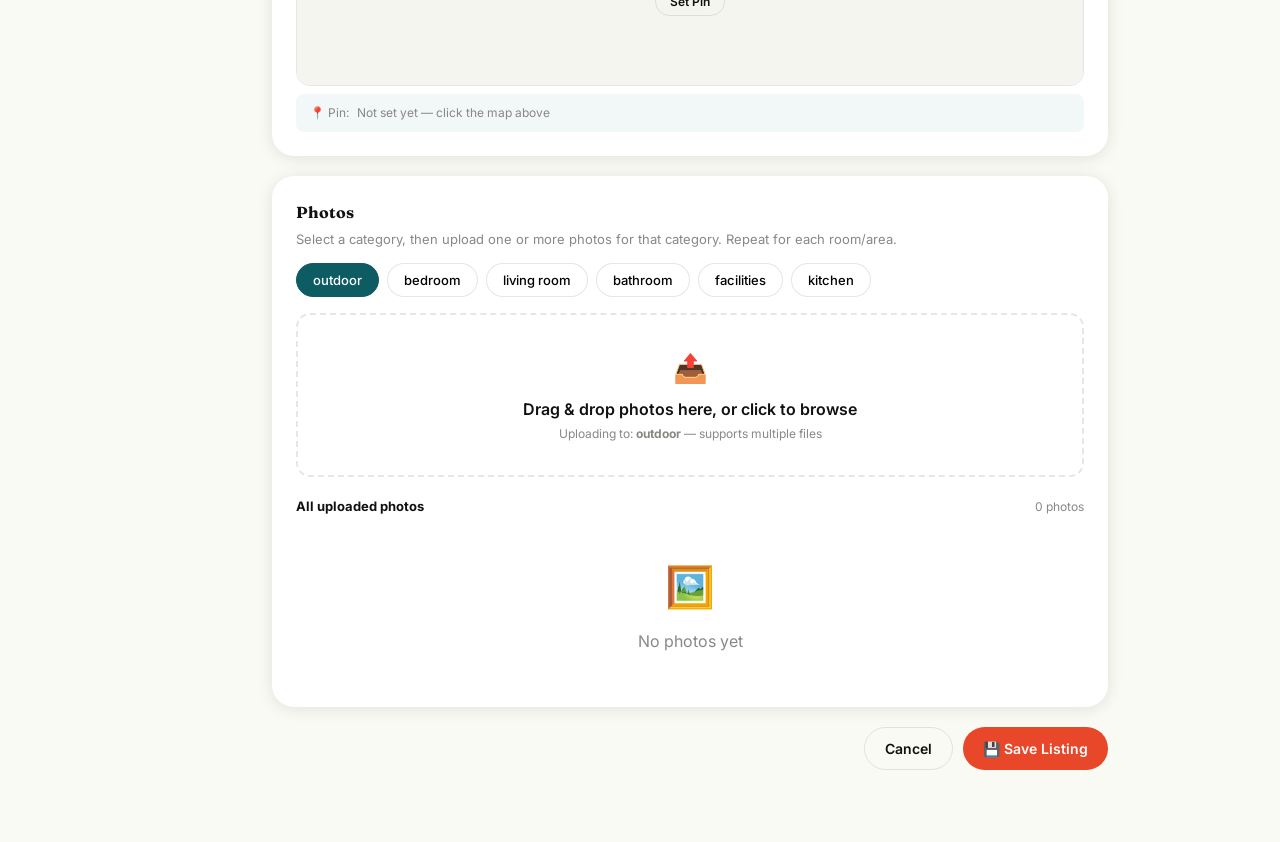
<file: admin/listing-form.html>
<!DOCTYPE html>
<html lang="en">
<head>
<meta charset="UTF-8">
<meta name="viewport" content="width=device-width, initial-scale=1.0">
<title>Add Listing — StayLocal Admin</title>
<link href="https://fonts.googleapis.com/css2?family=Fraunces:wght@400;600;700&family=Inter:wght@400;500;600&display=swap" rel="stylesheet">
<link rel="stylesheet" href="admin-style.css">
<script src="https://identity.netlify.com/v1/netlify-identity-widget.js"></script>
</head>
<body>
<div class="admin-shell">
  <aside class="sidebar" id="sidebar">
    <div class="sidebar-logo">Stay<span>Local</span></div>
    <nav class="sidebar-nav">
      <a href="dashboard.html" class="sidebar-link"><span class="sidebar-icon">📊</span> Dashboard</a>
      <a href="listings.html" class="sidebar-link"><span class="sidebar-icon">🏠</span> Listings</a>
      <a href="listing-form.html" class="sidebar-link active"><span class="sidebar-icon">➕</span> Add Listing</a>
      <a href="calendar.html" class="sidebar-link"><span class="sidebar-icon">📅</span> Availability</a>
      <a href="promotions.html" class="sidebar-link"><span class="sidebar-icon">🏷️</span> Promotions</a>
      <a href="photos.html" class="sidebar-link"><span class="sidebar-icon">🖼️</span> Photos</a>
      <a href="settings.html" class="sidebar-link"><span class="sidebar-icon">⚙️</span> Settings</a>
      <a href="https://staylocalzahra.netlify.app" target="_blank" class="sidebar-link"><span class="sidebar-icon">🔗</span> View Live Site</a>
    </nav>
    <div class="sidebar-footer">
      <div class="sidebar-user" id="sidebarUser"></div>
      <button class="sidebar-logout" onclick="doLogout()">Log out</button>
    </div>
  </aside>

  <div class="main">
    <div class="topbar">
      <div style="display:flex;align-items:center;gap:12px">
        <button class="menu-toggle" onclick="document.getElementById('sidebar').classList.toggle('open')">☰</button>
        <div class="topbar-title" id="formTitle">Add Listing</div>
      </div>
      <div style="display:flex;gap:10px">
        <a href="listings.html" class="btn btn-outline">Cancel</a>
        <button class="btn btn-coral" onclick="submitForm()">💾 Save Listing</button>
      </div>
    </div>

    <div class="content" style="max-width:900px">

      <div class="card" style="margin-bottom:20px">
        <h3 style="font-family:'Fraunces',serif;font-size:16px;margin-bottom:18px">Basic Info</h3>
        <div class="field-group">
          <label class="field-label">Title</label>
          <input id="f_title" class="field-input" placeholder="e.g. Villa Zahra de'Aurora">
        </div>
        <div class="field-row-2">
          <div class="field-group">
            <label class="field-label">Location (city/area)</label>
            <input id="f_location" class="field-input" placeholder="e.g. Bandung" list="locationSuggestions">
            <datalist id="locationSuggestions">
              <option value="Bali"></option><option value="Bandung"></option>
              <option value="Bangkok"></option><option value="Phuket"></option>
              <option value="Hanoi"></option><option value="Manila"></option>
              <option value="Kuala Lumpur"></option><option value="Singapore"></option>
            </datalist>
          </div>
          <div class="field-group">
            <label class="field-label">Region shown to guests</label>
            <input id="f_region" class="field-input" placeholder="auto-filled from map pin" readonly>
            <div class="field-hint">Guests see only this general region — exact address stays private.</div>
          </div>
        </div>
        <div class="field-group">
          <label class="field-label">Description</label>
          <textarea id="f_description" class="field-textarea" placeholder="Describe the property…"></textarea>
        </div>
      </div>

      <div class="card" style="margin-bottom:20px">
        <h3 style="font-family:'Fraunces',serif;font-size:16px;margin-bottom:18px">Capacity & Pricing</h3>
        <div class="field-row">
          <div class="field-group">
            <label class="field-label">Bedrooms</label>
            <input id="f_bedrooms" type="number" min="0" class="field-input" value="1">
          </div>
          <div class="field-group">
            <label class="field-label">Bathrooms</label>
            <input id="f_bathrooms" type="number" min="0" step="0.5" class="field-input" value="1">
          </div>
          <div class="field-group">
            <label class="field-label">Max Guests</label>
            <input id="f_guests" type="number" min="1" class="field-input" value="2">
          </div>
        </div>
        <div class="field-row-2">
          <div class="field-group">
            <label class="field-label">Price per night (IDR)</label>
            <div class="input-prefix"><span>Rp</span><input id="f_price" type="number" min="0" class="field-input" placeholder="1500000"></div>
          </div>
          <div class="field-group">
            <label class="field-label">Rating</label>
            <input id="f_rating" type="number" min="0" max="5" step="0.01" class="field-input" placeholder="4.9">
          </div>
        </div>
        <div class="field-group" style="display:flex;align-items:center;gap:12px">
          <div class="toggle"><input id="f_available" type="checkbox" checked><span class="toggle-track" onclick="document.getElementById('f_available').click()"></span></div>
          <label class="field-label" style="margin:0">Listed (visible to guests)</label>
        </div>
      </div>

      <div class="card" style="margin-bottom:20px">
        <h3 style="font-family:'Fraunces',serif;font-size:16px;margin-bottom:18px">Amenities</h3>
        <div class="checkbox-grid" id="amenitiesGrid"></div>
      </div>

      <div class="card" style="margin-bottom:20px">
        <h3 style="font-family:'Fraunces',serif;font-size:16px;margin-bottom:6px">Location Pin</h3>
        <p style="font-size:13px;color:var(--ink-lt);margin-bottom:14px">Click the map to drop a pin at the exact property location. Guests will only ever see a ~1km radius circle, never the exact pin.</p>
        <input id="mapSearch" class="field-input" placeholder="Search an address or area…" style="margin-bottom:10px">
        <div id="mapPicker"></div>
        <div class="map-radius-note">📍 Pin: <span id="pinCoords">Not set yet — click the map above</span></div>
      </div>

      <div class="card" style="margin-bottom:20px">
        <h3 style="font-family:'Fraunces',serif;font-size:16px;margin-bottom:6px">Photos</h3>
        <p style="font-size:13px;color:var(--ink-lt);margin-bottom:14px">Select a category, then upload one or more photos for that category. Repeat for each room/area.</p>
        <div class="photo-category-tabs" id="categoryTabs"></div>
        <div class="dropzone" id="dropzone">
          <div class="dropzone-icon">📤</div>
          <div style="font-weight:600;margin-bottom:4px">Drag & drop photos here, or click to browse</div>
          <div style="font-size:12px;color:var(--ink-lt)">Uploading to: <strong id="currentCatLabel">outdoor</strong> — supports multiple files</div>
          <input type="file" id="fileInput" accept="image/*" multiple style="display:none">
        </div>
        <div style="margin-top:20px">
          <div style="display:flex;justify-content:space-between;align-items:center;margin-bottom:10px">
            <strong style="font-size:13px">All uploaded photos</strong>
            <span style="font-size:12px;color:var(--ink-lt)" id="photoCount">0 photos</span>
          </div>
          <div class="photo-grid" id="photoGrid"></div>
        </div>
      </div>

      <div style="display:flex;justify-content:flex-end;gap:10px;margin-bottom:40px">
        <a href="listings.html" class="btn btn-outline">Cancel</a>
        <button class="btn btn-coral" onclick="submitForm()">💾 Save Listing</button>
      </div>
    </div>
  </div>
</div>

<script src="admin.js"></script>
<script>
requireAuth().then(loadForEdit);

let editingFile = null;
let editingSha = null;
let photos = []; // {url, category, file?, localPreview?}
let activeCategory = 'outdoor';
let pin = { lat: null, lng: null };
let map, marker, radiusCircle;

const params = new URLSearchParams(window.location.search);
if (params.get('file')) editingFile = params.get('file');

// Load Google Maps dynamically using the key saved in Settings (if any)
(function loadGoogleMaps(){
  const key = localStorage.getItem('sl_maps_key');
  if (!key) { showMapFallback(); return; }
  const script = document.createElement('script');
  script.src = `https://maps.googleapis.com/maps/api/js?key=${key}&libraries=places&callback=initMap`;
  script.async = true;
  script.onerror = showMapFallback;
  document.head.appendChild(script);
  setTimeout(() => { if (typeof google === 'undefined') showMapFallback(); }, 4000);
})();

/* ── AMENITIES ── */
function renderAmenities(selected=[]){
  const grid = document.getElementById('amenitiesGrid');
  grid.innerHTML = AMENITIES_LIST.map(a => `
    <label class="checkbox-item ${selected.includes(a)?'checked':''}" data-amenity="${a}">
      <input type="checkbox" ${selected.includes(a)?'checked':''}>
      <span>${a}</span>
    </label>
  `).join('');
  grid.querySelectorAll('.checkbox-item').forEach(item => {
    item.addEventListener('click', e => {
      e.preventDefault();
      const input = item.querySelector('input');
      input.checked = !input.checked;
      item.classList.toggle('checked', input.checked);
    });
  });
}
function getSelectedAmenities(){
  return [...document.querySelectorAll('#amenitiesGrid .checkbox-item.checked')].map(el => el.dataset.amenity);
}

/* ── PHOTO CATEGORIES ── */
function renderCategoryTabs(){
  const tabs = document.getElementById('categoryTabs');
  tabs.innerHTML = PHOTO_CATEGORIES.map(c => `
    <button class="photo-cat-tab ${c===activeCategory?'active':''}" data-cat="${c}">${c}</button>
  `).join('');
  tabs.querySelectorAll('.photo-cat-tab').forEach(btn => {
    btn.addEventListener('click', () => {
      activeCategory = btn.dataset.cat;
      renderCategoryTabs();
      document.getElementById('currentCatLabel').textContent = activeCategory;
    });
  });
  document.getElementById('currentCatLabel').textContent = activeCategory;
}

function renderPhotoGrid(){
  const grid = document.getElementById('photoGrid');
  document.getElementById('photoCount').textContent = `${photos.length} photo${photos.length!==1?'s':''}`;
  if (!photos.length){
    grid.innerHTML = '<div class="empty-state" style="grid-column:1/-1;padding:30px"><div class="empty-state-icon">🖼️</div>No photos yet</div>';
    return;
  }
  grid.innerHTML = photos.map((p, i) => `
    <div class="photo-thumb">
      <img src="${p.localPreview || photoUrl(p.url)}">
      <span class="photo-thumb-cat">${p.category}</span>
      <button class="photo-thumb-remove" onclick="removePhoto(${i})">✕</button>
    </div>
  `).join('');
}
function removePhoto(i){ photos.splice(i,1); renderPhotoGrid(); }

/* ── DROPZONE / UPLOAD ── */
const dropzone = document.getElementById('dropzone');
const fileInput = document.getElementById('fileInput');
dropzone.addEventListener('click', () => fileInput.click());
dropzone.addEventListener('dragover', e => { e.preventDefault(); dropzone.classList.add('dragover'); });
dropzone.addEventListener('dragleave', () => dropzone.classList.remove('dragover'));
dropzone.addEventListener('drop', e => {
  e.preventDefault(); dropzone.classList.remove('dragover');
  handleFiles(e.dataTransfer.files);
});
fileInput.addEventListener('change', e => handleFiles(e.target.files));

function handleFiles(fileList){
  [...fileList].forEach(file => {
    if (!file.type.startsWith('image/')) return;
    const localPreview = URL.createObjectURL(file);
    photos.push({ file, category: activeCategory, localPreview, url: null });
  });
  renderPhotoGrid();
}

async function uploadPendingPhotos(){
  const pending = photos.filter(p => p.file && !p.url);
  for (const p of pending){
    const path = await uploadImage(p.file);
    p.url = path;
    delete p.file;
    delete p.localPreview;
  }
}

/* ── MAP ── */
function initMap(){
  const defaultPos = { lat: -6.9034, lng: 107.6188 }; // Bandung default
  map = new google.maps.Map(document.getElementById('mapPicker'), {
    center: defaultPos, zoom: 12,
  });
  map.addListener('click', e => setPin(e.latLng.lat(), e.latLng.lng()));

  const searchInput = document.getElementById('mapSearch');
  const autocomplete = new google.maps.places.Autocomplete(searchInput);
  autocomplete.bindTo('bounds', map);
  autocomplete.addListener('place_changed', () => {
    const place = autocomplete.getPlace();
    if (!place.geometry) return;
    map.setCenter(place.geometry.location);
    map.setZoom(14);
    setPin(place.geometry.location.lat(), place.geometry.location.lng());
    document.getElementById('f_region').value = place.formatted_address ? place.formatted_address.split(',').slice(-2).join(',').trim() : '';
  });

  if (pin.lat) setPin(pin.lat, pin.lng);
}

function setPin(lat, lng){
  pin = { lat, lng };
  if (marker) marker.setMap(null);
  if (radiusCircle) radiusCircle.setMap(null);
  marker = new google.maps.Marker({ position: { lat, lng }, map, title: 'Exact location (private)' });
  radiusCircle = new google.maps.Circle({
    center: { lat, lng }, radius: 1000, map,
    fillColor: '#0D5C63', fillOpacity: 0.12, strokeColor: '#0D5C63', strokeOpacity: 0.5, strokeWeight: 1.5,
  });
  document.getElementById('pinCoords').textContent = `${lat.toFixed(5)}, ${lng.toFixed(5)} (1km radius shown to guests)`;
}

// Fallback if Google Maps key isn't configured or fails to load
function showMapFallback(){
  const el = document.getElementById('mapPicker');
  if (!el || typeof google !== 'undefined') return;
  el.innerHTML = `
    <div style="display:flex;align-items:center;justify-content:center;height:100%;background:#f5f5f0;border-radius:var(--r-md);flex-direction:column;gap:8px;padding:20px;text-align:center">
      <div style="font-size:28px">🗺️</div>
      <div style="font-size:13px;color:var(--ink-lt)">Add your Google Maps API key in <a href="settings.html" style="color:var(--teal);font-weight:600">Settings</a> to enable the map picker.<br>For now, enter coordinates manually below.</div>
      <div style="display:flex;gap:8px;margin-top:8px;width:100%;max-width:300px">
        <input id="manualLat" class="field-input" placeholder="Latitude" style="font-size:12px">
        <input id="manualLng" class="field-input" placeholder="Longitude" style="font-size:12px">
      </div>
      <button class="btn btn-outline btn-sm" onclick="setPin(parseFloat(document.getElementById('manualLat').value),parseFloat(document.getElementById('manualLng').value))">Set Pin</button>
    </div>`;
}

/* ── LOAD EXISTING (edit mode) ── */
async function loadForEdit(){
  if (!editingFile) { renderAmenities(); renderCategoryTabs(); renderPhotoGrid(); return; }
  document.getElementById('formTitle').textContent = 'Edit Listing';
  showLoading();
  try {
    const listings = await getListings();
    const l = listings.find(x => x._filename === editingFile);
    if (!l) throw new Error('Listing not found');
    editingSha = l._sha;
    document.getElementById('f_title').value = l.title || '';
    document.getElementById('f_location').value = l.location || '';
    document.getElementById('f_region').value = l.region || '';
    document.getElementById('f_description').value = l._body || l.description || '';
    document.getElementById('f_bedrooms').value = l.bedrooms || 1;
    document.getElementById('f_bathrooms').value = l.bathrooms || 1;
    document.getElementById('f_guests').value = l.guests || 2;
    document.getElementById('f_price').value = l.price || '';
    document.getElementById('f_rating').value = l.rating || '';
    document.getElementById('f_available').checked = l.available !== false;
    if (l.lat && l.lng){ pin = { lat: Number(l.lat), lng: Number(l.lng) }; }
    photos = (l.photos || []).map(p => ({ url: p.url, category: p.category || 'outdoor' }));
    renderAmenities(l.amenities || []);
    renderCategoryTabs();
    renderPhotoGrid();
  } catch(e){
    toast('Failed to load listing: ' + e.message, 'error');
    renderAmenities(); renderCategoryTabs(); renderPhotoGrid();
  }
  hideLoading();
}

/* ── SUBMIT ── */
async function submitForm(){
  const title = document.getElementById('f_title').value.trim();
  const price = Number(document.getElementById('f_price').value);
  if (!title) return toast('Title is required', 'error');
  if (!price) return toast('Price is required', 'error');

  showLoading();
  try {
    await uploadPendingPhotos();
    const listing = {
      title,
      location: document.getElementById('f_location').value.trim(),
      region: document.getElementById('f_region').value.trim(),
      lat: pin.lat, lng: pin.lng,
      description: document.getElementById('f_description').value.trim(),
      bedrooms: Number(document.getElementById('f_bedrooms').value),
      bathrooms: Number(document.getElementById('f_bathrooms').value),
      guests: Number(document.getElementById('f_guests').value),
      price,
      rating: Number(document.getElementById('f_rating').value) || 0,
      available: document.getElementById('f_available').checked,
      amenities: getSelectedAmenities(),
      photos: photos.map(p => ({ url: p.url, category: p.category })),
      _filename: editingFile,
      _sha: editingSha,
    };
    await saveListing(listing);
    toast('Listing saved!', 'success');
    setTimeout(() => window.location.href = 'listings.html', 800);
  } catch(e){
    toast('Failed to save: ' + e.message, 'error');
  }
  hideLoading();
}
</script>
</body>
</html>
</file>
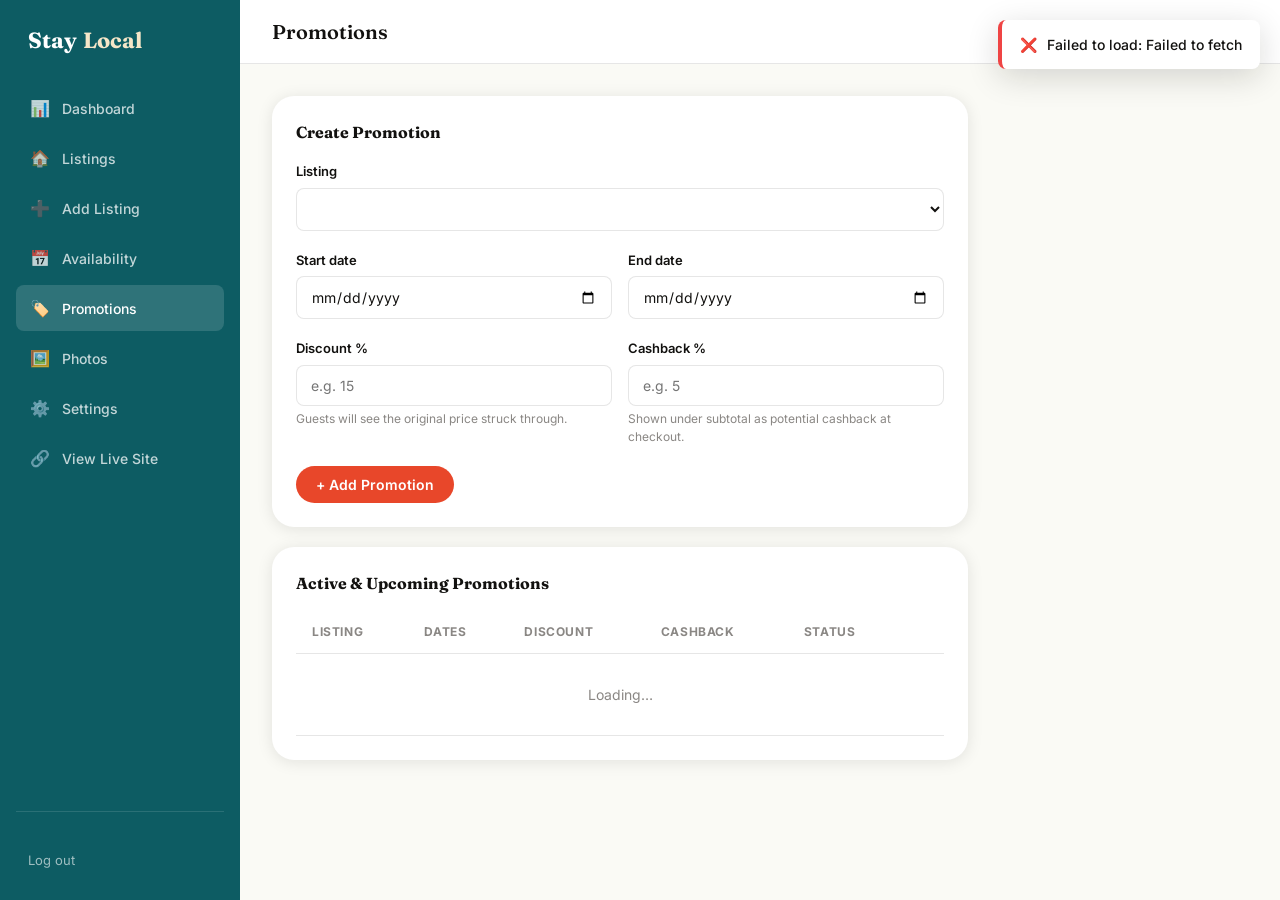
<file: admin/promotions.html>
<!DOCTYPE html>
<html lang="en">
<head>
<meta charset="UTF-8">
<meta name="viewport" content="width=device-width, initial-scale=1.0">
<title>Promotions — StayLocal Admin</title>
<link href="https://fonts.googleapis.com/css2?family=Fraunces:wght@400;600;700&family=Inter:wght@400;500;600&display=swap" rel="stylesheet">
<link rel="stylesheet" href="admin-style.css">
<script src="https://identity.netlify.com/v1/netlify-identity-widget.js"></script>
</head>
<body>
<div class="admin-shell">
  <aside class="sidebar" id="sidebar">
    <div class="sidebar-logo">Stay<span>Local</span></div>
    <nav class="sidebar-nav">
      <a href="dashboard.html" class="sidebar-link"><span class="sidebar-icon">📊</span> Dashboard</a>
      <a href="listings.html" class="sidebar-link"><span class="sidebar-icon">🏠</span> Listings</a>
      <a href="listing-form.html" class="sidebar-link"><span class="sidebar-icon">➕</span> Add Listing</a>
      <a href="calendar.html" class="sidebar-link"><span class="sidebar-icon">📅</span> Availability</a>
      <a href="promotions.html" class="sidebar-link active"><span class="sidebar-icon">🏷️</span> Promotions</a>
      <a href="photos.html" class="sidebar-link"><span class="sidebar-icon">🖼️</span> Photos</a>
      <a href="settings.html" class="sidebar-link"><span class="sidebar-icon">⚙️</span> Settings</a>
      <a href="https://staylocalzahra.netlify.app" target="_blank" class="sidebar-link"><span class="sidebar-icon">🔗</span> View Live Site</a>
    </nav>
    <div class="sidebar-footer">
      <div class="sidebar-user" id="sidebarUser"></div>
      <button class="sidebar-logout" onclick="doLogout()">Log out</button>
    </div>
  </aside>

  <div class="main">
    <div class="topbar">
      <div style="display:flex;align-items:center;gap:12px">
        <button class="menu-toggle" onclick="document.getElementById('sidebar').classList.toggle('open')">☰</button>
        <div class="topbar-title">Promotions</div>
      </div>
    </div>

    <div class="content" style="max-width:760px">
      <div class="card" style="margin-bottom:20px">
        <h3 style="font-family:'Fraunces',serif;font-size:16px;margin-bottom:18px">Create Promotion</h3>

        <div class="field-group">
          <label class="field-label">Listing</label>
          <select id="promoListing" class="field-select"></select>
        </div>

        <div class="field-row-2">
          <div class="field-group">
            <label class="field-label">Start date</label>
            <input id="promoStart" type="date" class="field-input">
          </div>
          <div class="field-group">
            <label class="field-label">End date</label>
            <input id="promoEnd" type="date" class="field-input">
          </div>
        </div>

        <div class="field-row-2">
          <div class="field-group">
            <label class="field-label">Discount %</label>
            <input id="promoDiscount" type="number" min="0" max="90" class="field-input" placeholder="e.g. 15">
            <div class="field-hint">Guests will see the original price struck through.</div>
          </div>
          <div class="field-group">
            <label class="field-label">Cashback %</label>
            <input id="promoCashback" type="number" min="0" max="50" class="field-input" placeholder="e.g. 5">
            <div class="field-hint">Shown under subtotal as potential cashback at checkout.</div>
          </div>
        </div>

        <button class="btn btn-coral" onclick="addPromotion()">+ Add Promotion</button>
      </div>

      <div class="card">
        <h3 style="font-family:'Fraunces',serif;font-size:16px;margin-bottom:16px">Active & Upcoming Promotions</h3>
        <table class="table">
          <thead><tr><th>Listing</th><th>Dates</th><th>Discount</th><th>Cashback</th><th>Status</th><th></th></tr></thead>
          <tbody id="promoTable"><tr><td colspan="6" style="text-align:center;padding:30px;color:var(--ink-lt)">Loading…</td></tr></tbody>
        </table>
      </div>
    </div>
  </div>
</div>

<script src="admin.js"></script>
<script>
let allListings = [];

async function init(){
  showLoading();
  try {
    allListings = await getListings();
    const sel = document.getElementById('promoListing');
    sel.innerHTML = allListings.map(l => `<option value="${l._filename}">${l.title}</option>`).join('');
    renderPromoTable();
  } catch(e){
    toast('Failed to load: ' + e.message, 'error');
  }
  hideLoading();
}

function renderPromoTable(){
  const todayStr = new Date().toISOString().slice(0,10);
  const rows = [];
  allListings.forEach(l => {
    (l.promotions||[]).forEach((p, idx) => {
      let status = 'badge-amber', label = 'Upcoming';
      if (p.end < todayStr){ status='badge-red'; label='Expired'; }
      else if (p.start <= todayStr && p.end >= todayStr){ status='badge-green'; label='Active'; }
      rows.push({ listing: l, filename: l._filename, idx, p, status, label });
    });
  });
  const tbody = document.getElementById('promoTable');
  if (!rows.length){
    tbody.innerHTML = '<tr><td colspan="6"><div class="empty-state"><div class="empty-state-icon">🏷️</div>No promotions created yet.</div></td></tr>';
    return;
  }
  tbody.innerHTML = rows.map(r => `
    <tr>
      <td style="font-weight:600">${r.listing.title}</td>
      <td>${r.p.start} → ${r.p.end}</td>
      <td><span class="badge badge-teal">${r.p.discountPercent}% off</span></td>
      <td><span class="badge badge-amber">${r.p.cashbackPercent}% cashback</span></td>
      <td><span class="badge ${r.status}">${r.label}</span></td>
      <td><button class="btn btn-danger btn-sm" onclick="removePromo('${r.filename}', ${r.idx})">Remove</button></td>
    </tr>
  `).join('');
}

async function addPromotion(){
  const filename = document.getElementById('promoListing').value;
  const start = document.getElementById('promoStart').value;
  const end = document.getElementById('promoEnd').value;
  const discountPercent = Number(document.getElementById('promoDiscount').value);
  const cashbackPercent = Number(document.getElementById('promoCashback').value) || 0;

  if (!start || !end) return toast('Select start and end dates', 'error');
  if (start > end) return toast('Start date must be before end date', 'error');
  if (!discountPercent && !cashbackPercent) return toast('Set a discount or cashback %', 'error');

  const listing = allListings.find(l => l._filename === filename);
  listing.promotions = listing.promotions || [];
  listing.promotions.push({ start, end, discountPercent, cashbackPercent });

  showLoading();
  try {
    await saveListing(listing);
    toast('Promotion added!', 'success');
    renderPromoTable();
    document.getElementById('promoStart').value = '';
    document.getElementById('promoEnd').value = '';
    document.getElementById('promoDiscount').value = '';
    document.getElementById('promoCashback').value = '';
  } catch(e){
    toast('Failed to save: ' + e.message, 'error');
  }
  hideLoading();
}

async function removePromo(filename, idx){
  const listing = allListings.find(l => l._filename === filename);
  listing.promotions.splice(idx, 1);
  showLoading();
  try {
    await saveListing(listing);
    toast('Promotion removed', 'success');
    renderPromoTable();
  } catch(e){
    toast('Failed: ' + e.message, 'error');
  }
  hideLoading();
}

requireAuth().then(init);
</script>
</body>
</html>
</file>
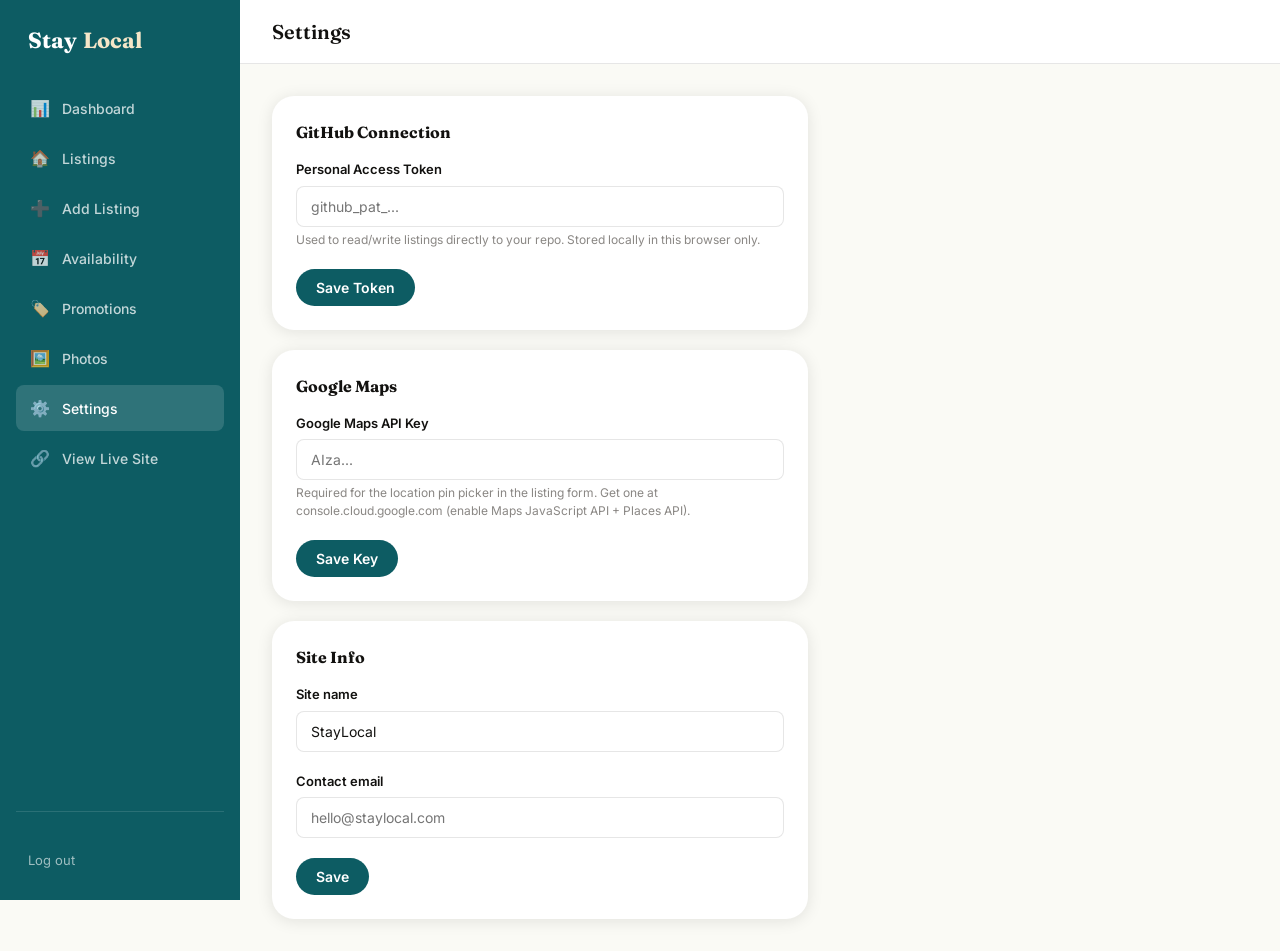
<file: admin/settings.html>
<!DOCTYPE html>
<html lang="en">
<head>
<meta charset="UTF-8">
<meta name="viewport" content="width=device-width, initial-scale=1.0">
<title>Settings — StayLocal Admin</title>
<link href="https://fonts.googleapis.com/css2?family=Fraunces:wght@400;600;700&family=Inter:wght@400;500;600&display=swap" rel="stylesheet">
<link rel="stylesheet" href="admin-style.css">
<script src="https://identity.netlify.com/v1/netlify-identity-widget.js"></script>
</head>
<body>
<div class="admin-shell">
  <aside class="sidebar" id="sidebar">
    <div class="sidebar-logo">Stay<span>Local</span></div>
    <nav class="sidebar-nav">
      <a href="dashboard.html" class="sidebar-link"><span class="sidebar-icon">📊</span> Dashboard</a>
      <a href="listings.html" class="sidebar-link"><span class="sidebar-icon">🏠</span> Listings</a>
      <a href="listing-form.html" class="sidebar-link"><span class="sidebar-icon">➕</span> Add Listing</a>
      <a href="calendar.html" class="sidebar-link"><span class="sidebar-icon">📅</span> Availability</a>
      <a href="promotions.html" class="sidebar-link"><span class="sidebar-icon">🏷️</span> Promotions</a>
      <a href="photos.html" class="sidebar-link"><span class="sidebar-icon">🖼️</span> Photos</a>
      <a href="settings.html" class="sidebar-link active"><span class="sidebar-icon">⚙️</span> Settings</a>
      <a href="https://staylocalzahra.netlify.app" target="_blank" class="sidebar-link"><span class="sidebar-icon">🔗</span> View Live Site</a>
    </nav>
    <div class="sidebar-footer">
      <div class="sidebar-user" id="sidebarUser"></div>
      <button class="sidebar-logout" onclick="doLogout()">Log out</button>
    </div>
  </aside>

  <div class="main">
    <div class="topbar">
      <div style="display:flex;align-items:center;gap:12px">
        <button class="menu-toggle" onclick="document.getElementById('sidebar').classList.toggle('open')">☰</button>
        <div class="topbar-title">Settings</div>
      </div>
    </div>

    <div class="content" style="max-width:600px">
      <div class="card" style="margin-bottom:20px">
        <h3 style="font-family:'Fraunces',serif;font-size:16px;margin-bottom:16px">GitHub Connection</h3>
        <div class="field-group">
          <label class="field-label">Personal Access Token</label>
          <input id="s_token" type="password" class="field-input" placeholder="github_pat_...">
          <div class="field-hint">Used to read/write listings directly to your repo. Stored locally in this browser only.</div>
        </div>
        <button class="btn btn-primary" onclick="saveGithubToken()">Save Token</button>
      </div>

      <div class="card" style="margin-bottom:20px">
        <h3 style="font-family:'Fraunces',serif;font-size:16px;margin-bottom:16px">Google Maps</h3>
        <div class="field-group">
          <label class="field-label">Google Maps API Key</label>
          <input id="s_mapskey" class="field-input" placeholder="AIza...">
          <div class="field-hint">Required for the location pin picker in the listing form. Get one at console.cloud.google.com (enable Maps JavaScript API + Places API).</div>
        </div>
        <button class="btn btn-primary" onclick="saveMapsKey()">Save Key</button>
      </div>

      <div class="card">
        <h3 style="font-family:'Fraunces',serif;font-size:16px;margin-bottom:16px">Site Info</h3>
        <div class="field-group">
          <label class="field-label">Site name</label>
          <input id="s_sitename" class="field-input" value="StayLocal">
        </div>
        <div class="field-group">
          <label class="field-label">Contact email</label>
          <input id="s_email" class="field-input" placeholder="hello@staylocal.com">
        </div>
        <button class="btn btn-primary" onclick="saveSiteInfo()">Save</button>
      </div>
    </div>
  </div>
</div>

<script src="admin.js"></script>
<script>
requireAuth().then(() => {
  document.getElementById('s_token').value = getToken();
  document.getElementById('s_mapskey').value = localStorage.getItem('sl_maps_key') || '';
  document.getElementById('s_sitename').value = localStorage.getItem('sl_sitename') || 'StayLocal';
  document.getElementById('s_email').value = localStorage.getItem('sl_email') || '';
});

function saveGithubToken(){
  setToken(document.getElementById('s_token').value.trim());
  toast('GitHub token saved', 'success');
}
function saveMapsKey(){
  localStorage.setItem('sl_maps_key', document.getElementById('s_mapskey').value.trim());
  toast('Maps key saved — refresh listing form to apply', 'success');
}
function saveSiteInfo(){
  localStorage.setItem('sl_sitename', document.getElementById('s_sitename').value.trim());
  localStorage.setItem('sl_email', document.getElementById('s_email').value.trim());
  toast('Site info saved', 'success');
}
</script>
</body>
</html>
</file>
<file: admin/admin-style.css>
/* StayLocal Admin — shared styles */
*,*::before,*::after{box-sizing:border-box;margin:0;padding:0}
:root{
  --teal:#0D5C63;--teal-lt:#1A8A94;--sand:#F5E6C8;--coral:#E8472A;--coral-dk:#C33820;
  --cream:#FAFAF5;--ink:#12110F;--ink-mid:#4A4844;--ink-lt:#8A8784;--white:#FFFFFF;
  --border:rgba(18,17,15,0.10);--shadow:0 2px 16px rgba(18,17,15,0.10);
  --shadow-lg:0 8px 32px rgba(18,17,15,0.16);--r-sm:8px;--r-md:14px;--r-lg:22px;--r-pill:100px;
  --green:#22C55E;--red:#EF4444;--amber:#F59E0B;
}
body{font-family:'Inter',sans-serif;background:var(--cream);color:var(--ink);line-height:1.5;-webkit-font-smoothing:antialiased}
a{color:inherit;text-decoration:none}
button{font-family:inherit;cursor:pointer}

/* ── LAYOUT ── */
.admin-shell{display:flex;min-height:100vh}
.sidebar{
  width:240px;flex-shrink:0;background:var(--teal);color:var(--white);
  display:flex;flex-direction:column;padding:24px 16px;position:fixed;top:0;left:0;bottom:0;overflow-y:auto;z-index:50;
}
.sidebar-logo{
  font-family:'Fraunces',serif;font-size:22px;font-weight:700;padding:0 12px 28px;
  display:flex;align-items:center;gap:6px;
}
.sidebar-logo span{color:var(--sand)}
.sidebar-nav{display:flex;flex-direction:column;gap:4px;flex:1}
.sidebar-link{
  display:flex;align-items:center;gap:12px;padding:11px 14px;border-radius:var(--r-sm);
  font-size:14px;font-weight:500;color:rgba(255,255,255,0.75);transition:background 0.2s,color 0.2s;
}
.sidebar-link:hover{background:rgba(255,255,255,0.08);color:var(--white)}
.sidebar-link.active{background:rgba(255,255,255,0.14);color:var(--white)}
.sidebar-icon{font-size:16px;width:20px;text-align:center}
.sidebar-footer{padding-top:16px;border-top:1px solid rgba(255,255,255,0.12)}
.sidebar-user{display:flex;align-items:center;gap:10px;padding:8px 12px;font-size:13px;color:rgba(255,255,255,0.7)}
.sidebar-avatar{width:30px;height:30px;border-radius:50%;background:var(--coral);display:flex;align-items:center;justify-content:center;font-size:13px;font-weight:600;flex-shrink:0}
.sidebar-logout{display:block;width:100%;text-align:left;background:none;border:none;color:rgba(255,255,255,0.6);font-size:13px;padding:8px 12px;border-radius:var(--r-sm)}
.sidebar-logout:hover{background:rgba(255,255,255,0.08);color:var(--white)}

.main{flex:1;margin-left:240px;min-height:100vh;display:flex;flex-direction:column}
.topbar{
  height:64px;background:var(--white);border-bottom:1px solid var(--border);
  display:flex;align-items:center;justify-content:space-between;padding:0 32px;position:sticky;top:0;z-index:30;
}
.topbar-title{font-family:'Fraunces',serif;font-size:20px;font-weight:600}
.topbar-actions{display:flex;align-items:center;gap:12px}
.content{padding:32px;flex:1}

/* ── BUTTONS ── */
.btn{display:inline-flex;align-items:center;gap:8px;padding:10px 20px;border-radius:var(--r-pill);font-size:14px;font-weight:600;border:none;transition:all 0.2s;white-space:nowrap}
.btn-primary{background:var(--teal);color:var(--white)}
.btn-primary:hover{background:var(--teal-lt)}
.btn-coral{background:var(--coral);color:var(--white)}
.btn-coral:hover{background:var(--coral-dk)}
.btn-outline{background:transparent;border:1.5px solid var(--border);color:var(--ink)}
.btn-outline:hover{border-color:var(--teal);color:var(--teal)}
.btn-sm{padding:6px 14px;font-size:12px}
.btn-danger{background:rgba(239,68,68,0.1);color:var(--red)}
.btn-danger:hover{background:rgba(239,68,68,0.18)}
.btn:disabled{opacity:0.5;cursor:not-allowed}

/* ── CARDS ── */
.card{background:var(--white);border-radius:var(--r-lg);box-shadow:var(--shadow);padding:24px}
.stat-grid{display:grid;grid-template-columns:repeat(4,1fr);gap:20px;margin-bottom:28px}
.stat-card{background:var(--white);border-radius:var(--r-lg);box-shadow:var(--shadow);padding:22px}
.stat-label{font-size:12px;color:var(--ink-lt);text-transform:uppercase;letter-spacing:0.05em;margin-bottom:8px}
.stat-value{font-family:'Fraunces',serif;font-size:30px;font-weight:600;color:var(--teal)}
.stat-sub{font-size:12px;color:var(--ink-lt);margin-top:4px}

/* ── FORMS ── */
.field-group{margin-bottom:20px}
.field-label{display:block;font-size:13px;font-weight:600;margin-bottom:6px;color:var(--ink)}
.field-hint{font-size:12px;color:var(--ink-lt);margin-top:4px}
.field-input,.field-select,.field-textarea{
  width:100%;padding:11px 14px;border:1.5px solid var(--border);border-radius:var(--r-sm);
  font-size:14px;font-family:inherit;background:var(--white);color:var(--ink);transition:border-color 0.2s;
}
.field-input:focus,.field-select:focus,.field-textarea:focus{outline:none;border-color:var(--teal)}
.field-textarea{resize:vertical;min-height:90px}
.field-row{display:grid;grid-template-columns:repeat(3,1fr);gap:16px}
.field-row-2{display:grid;grid-template-columns:1fr 1fr;gap:16px}
.input-prefix{position:relative}
.input-prefix span{position:absolute;left:14px;top:50%;transform:translateY(-50%);font-size:14px;color:var(--ink-lt);pointer-events:none}
.input-prefix input{padding-left:40px}

.toggle{position:relative;width:44px;height:24px;flex-shrink:0}
.toggle input{opacity:0;width:0;height:0}
.toggle-track{position:absolute;inset:0;background:var(--border);border-radius:var(--r-pill);transition:background 0.2s;cursor:pointer}
.toggle-track::after{content:'';position:absolute;width:18px;height:18px;border-radius:50%;background:var(--white);top:3px;left:3px;transition:transform 0.2s;box-shadow:0 1px 3px rgba(0,0,0,0.2)}
.toggle input:checked + .toggle-track{background:var(--green)}
.toggle input:checked + .toggle-track::after{transform:translateX(20px)}

.checkbox-grid{display:grid;grid-template-columns:repeat(3,1fr);gap:10px}
.checkbox-item{display:flex;align-items:center;gap:8px;padding:10px 12px;border:1.5px solid var(--border);border-radius:var(--r-sm);cursor:pointer;font-size:13px;transition:all 0.2s}
.checkbox-item:hover{border-color:var(--teal)}
.checkbox-item.checked{border-color:var(--teal);background:rgba(13,92,99,0.05);color:var(--teal);font-weight:500}
.checkbox-item input{display:none}

/* ── TABLE ── */
.table{width:100%;border-collapse:collapse}
.table th{text-align:left;font-size:12px;text-transform:uppercase;letter-spacing:0.05em;color:var(--ink-lt);padding:12px 16px;border-bottom:1px solid var(--border)}
.table td{padding:14px 16px;border-bottom:1px solid var(--border);font-size:14px;vertical-align:middle}
.table tr:hover td{background:#fafaf8}
.table-photo{width:56px;height:42px;border-radius:var(--r-sm);object-fit:cover;display:block}
.badge{display:inline-flex;align-items:center;gap:4px;padding:4px 10px;border-radius:var(--r-pill);font-size:11px;font-weight:600}
.badge-green{background:rgba(34,197,94,0.12);color:var(--green)}
.badge-red{background:rgba(239,68,68,0.12);color:var(--red)}
.badge-amber{background:rgba(245,158,11,0.12);color:var(--amber)}
.badge-teal{background:rgba(13,92,99,0.1);color:var(--teal)}

/* ── TOAST ── */
.toast-container{position:fixed;top:20px;right:20px;z-index:1000;display:flex;flex-direction:column;gap:10px}
.toast{background:var(--white);border-radius:var(--r-sm);box-shadow:var(--shadow-lg);padding:14px 18px;display:flex;align-items:center;gap:10px;font-size:14px;font-weight:500;min-width:260px;animation:slideIn 0.25s ease}
.toast-success{border-left:4px solid var(--green)}
.toast-error{border-left:4px solid var(--red)}
.toast-warn{border-left:4px solid var(--amber)}
@keyframes slideIn{from{transform:translateX(40px);opacity:0}to{transform:translateX(0);opacity:1}}

/* ── LOADING ── */
.spinner{width:18px;height:18px;border:2.5px solid rgba(13,92,99,0.2);border-top-color:var(--teal);border-radius:50%;animation:spin 0.7s linear infinite}
@keyframes spin{to{transform:rotate(360deg)}}
.loading-overlay{position:fixed;inset:0;background:rgba(250,250,245,0.7);display:flex;align-items:center;justify-content:center;z-index:999}
.empty-state{text-align:center;padding:60px 20px;color:var(--ink-lt)}
.empty-state-icon{font-size:40px;margin-bottom:12px}

/* ── PHOTO UPLOAD ── */
.dropzone{border:2px dashed var(--border);border-radius:var(--r-md);padding:32px;text-align:center;cursor:pointer;transition:all 0.2s}
.dropzone:hover,.dropzone.dragover{border-color:var(--teal);background:rgba(13,92,99,0.03)}
.dropzone-icon{font-size:28px;margin-bottom:8px}
.photo-category-tabs{display:flex;gap:8px;margin-bottom:16px;flex-wrap:wrap}
.photo-cat-tab{padding:8px 16px;border-radius:var(--r-pill);border:1.5px solid var(--border);font-size:13px;font-weight:500;cursor:pointer;background:var(--white)}
.photo-cat-tab.active{border-color:var(--teal);background:var(--teal);color:var(--white)}
.photo-grid{display:grid;grid-template-columns:repeat(auto-fill,minmax(140px,1fr));gap:12px}
.photo-thumb{position:relative;border-radius:var(--r-sm);overflow:hidden;aspect-ratio:4/3;background:#eee}
.photo-thumb img{width:100%;height:100%;object-fit:cover;display:block}
.photo-thumb-cat{position:absolute;bottom:6px;left:6px;background:rgba(18,17,15,0.7);color:#fff;font-size:10px;padding:2px 8px;border-radius:var(--r-pill);text-transform:capitalize}
.photo-thumb-remove{position:absolute;top:6px;right:6px;width:22px;height:22px;background:rgba(18,17,15,0.7);color:#fff;border:none;border-radius:50%;font-size:12px;display:flex;align-items:center;justify-content:center}

/* ── CALENDAR ── */
.cal-header{display:flex;align-items:center;justify-content:space-between;margin-bottom:16px}
.cal-nav{display:flex;gap:8px;align-items:center}
.cal-nav button{width:32px;height:32px;border-radius:50%;border:1px solid var(--border);background:var(--white);display:flex;align-items:center;justify-content:center}
.cal-month-label{font-family:'Fraunces',serif;font-size:18px;font-weight:600;min-width:160px;text-align:center}
.cal-grid{display:grid;grid-template-columns:repeat(7,1fr);gap:6px}
.cal-dow{text-align:center;font-size:11px;color:var(--ink-lt);text-transform:uppercase;padding-bottom:6px;font-weight:600}
.cal-day{
  aspect-ratio:1;display:flex;align-items:center;justify-content:center;border-radius:var(--r-sm);
  font-size:13px;cursor:pointer;border:1.5px solid transparent;background:#f5f5f0;color:var(--ink);position:relative;user-select:none;
}
.cal-day.empty{visibility:hidden}
.cal-day.past{color:var(--ink-lt);background:transparent;cursor:not-allowed}
.cal-day.available{background:rgba(34,197,94,0.12);color:#15803d}
.cal-day.blocked{background:rgba(239,68,68,0.12);color:#b91c1c}
.cal-day.booked{background:rgba(13,92,99,0.15);color:var(--teal)}
.cal-day.promo{background:rgba(232,71,42,0.14);color:var(--coral-dk)}
.cal-day.promo::after{content:'%';position:absolute;top:2px;right:4px;font-size:9px}
.cal-day.selected{border-color:var(--teal);box-shadow:0 0 0 2px rgba(13,92,99,0.2)}
.cal-legend{display:flex;gap:16px;margin-top:16px;flex-wrap:wrap}
.cal-legend-item{display:flex;align-items:center;gap:6px;font-size:12px;color:var(--ink-mid)}
.cal-legend-dot{width:10px;height:10px;border-radius:3px}

/* ── MAP ── */
#mapPicker{width:100%;height:320px;border-radius:var(--r-md);border:1.5px solid var(--border)}
.map-radius-note{display:flex;align-items:center;gap:8px;font-size:12px;color:var(--ink-lt);margin-top:8px;background:rgba(13,92,99,0.05);padding:10px 14px;border-radius:var(--r-sm)}

/* ── RESPONSIVE ── */
@media (max-width:900px){
  .sidebar{transform:translateX(-100%);transition:transform 0.25s;width:220px}
  .sidebar.open{transform:translateX(0)}
  .main{margin-left:0}
  .stat-grid{grid-template-columns:1fr 1fr}
  .field-row,.field-row-2{grid-template-columns:1fr}
  .checkbox-grid{grid-template-columns:1fr 1fr}
  .content{padding:18px}
  .topbar{padding:0 16px}
}
.menu-toggle{display:none;background:none;border:none;font-size:22px;cursor:pointer}
@media (max-width:900px){.menu-toggle{display:block}}
</file>
